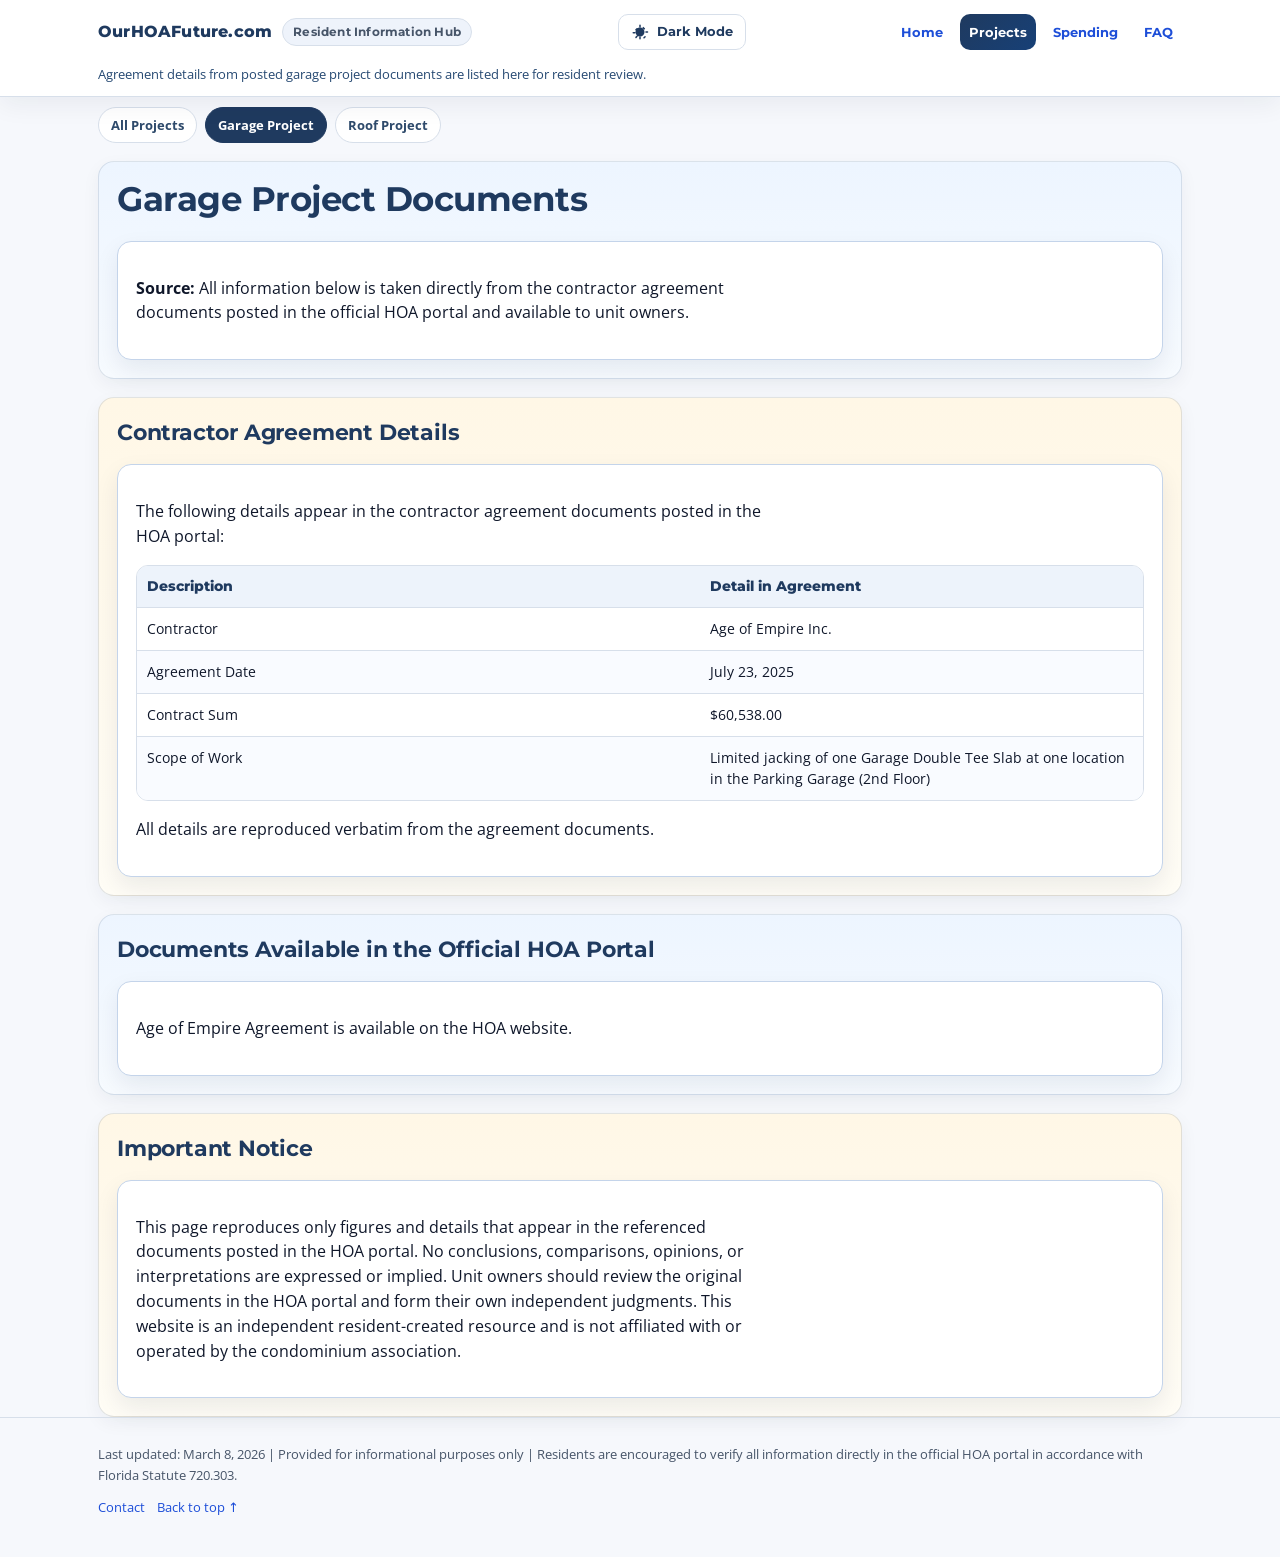
<file: garage-project.html>
<!doctype html>
<html lang="en">
<head>
  <meta charset="utf-8" />
  <meta name="viewport" content="width=device-width, initial-scale=1" />
  <title>Garage Project Documents | Our HOA Future</title>
  <meta name="description" content="Garage project agreement details reproduced from documents posted in the HOA portal." />
  <link rel="stylesheet" href="assets/css/site.css" />
  <style>
    .garage-records-table {
      table-layout: fixed;
    }
    .garage-records-table th:first-child,
    .garage-records-table td:first-child {
      width: 56%;
    }
    .garage-records-table th:last-child,
    .garage-records-table td:last-child {
      width: 44%;
    }
  </style>
</head>
<body id="top">
<header>
  <div class="wrap">
    <div class="topbar">
      <div class="brand">
        OurHOAFuture.com
        <span class="badge">Resident Information Hub</span>
      </div>
      <nav>
        <a href="index.html">Home</a>
        <a class="active" href="pages/projects.html">Projects</a>
        <a href="pages/spending.html">Spending</a>
        <a href="pages/faq.html">FAQ</a>
      </nav>
    </div>
    <div class="context-ribbon">Agreement details from posted garage project documents are listed here for resident review.</div>
  </div>
</header>

<main class="wrap">
  <div class="project-subnav" aria-label="Project pages">
    <a href="pages/projects.html">All Projects</a>
    <a class="active" href="garage-project.html">Garage Project</a>
    <a href="pages/roof-project.html">Roof Project</a>
  </div>

  <section>
    <div class="section-title">
      <h1>Garage Project Documents</h1>
    </div>
    <div class="card">
      <p><strong>Source:</strong> All information below is taken directly from the contractor agreement documents posted in the official HOA portal and available to unit owners.</p>
    </div>
  </section>

  <section>
    <div class="section-title">
      <h2>Contractor Agreement Details</h2>
    </div>
    <div class="card table-wrap">
      <p>The following details appear in the contractor agreement documents posted in the HOA portal:</p>
      <table class="garage-records-table">
        <thead>
          <tr><th>Description</th><th>Detail in Agreement</th></tr>
        </thead>
        <tbody>
          <tr><td>Contractor</td><td>Age of Empire Inc.</td></tr>
          <tr><td>Agreement Date</td><td>July 23, 2025</td></tr>
          <tr><td>Contract Sum</td><td>$60,538.00</td></tr>
          <tr><td>Scope of Work</td><td>Limited jacking of one Garage Double Tee Slab at one location in the Parking Garage (2nd Floor)</td></tr>
        </tbody>
      </table>
      <p>All details are reproduced verbatim from the agreement documents.</p>
    </div>
  </section>

  <section>
    <div class="section-title">
      <h2>Documents Available in the Official HOA Portal</h2>
    </div>
    <div class="card">
      <p>Age of Empire Agreement is available on the HOA website.</p>
    </div>
  </section>

  <section>
    <div class="section-title">
      <h2>Important Notice</h2>
    </div>
    <div class="card">
      <p>This page reproduces only figures and details that appear in the referenced documents posted in the HOA portal. No conclusions, comparisons, opinions, or interpretations are expressed or implied. Unit owners should review the original documents in the HOA portal and form their own independent judgments. This website is an independent resident-created resource and is not affiliated with or operated by the condominium association.</p>
    </div>
  </section>
</main>

<footer>
  <div class="wrap">
    <div class="footer-row">
      <div>Last updated: March 8, 2026 | Provided for informational purposes only | Residents are encouraged to verify all information directly in the official HOA portal in accordance with Florida Statute 720.303.</div>
      <div class="footer-links">
        <a href="pages/contact.html">Contact</a>
        <a href="#top">Back to top &uarr;</a>
      </div>
    </div>
  </div>
  <script src="assets/js/site.js"></script>
</footer>
</body>
</html>
</file>
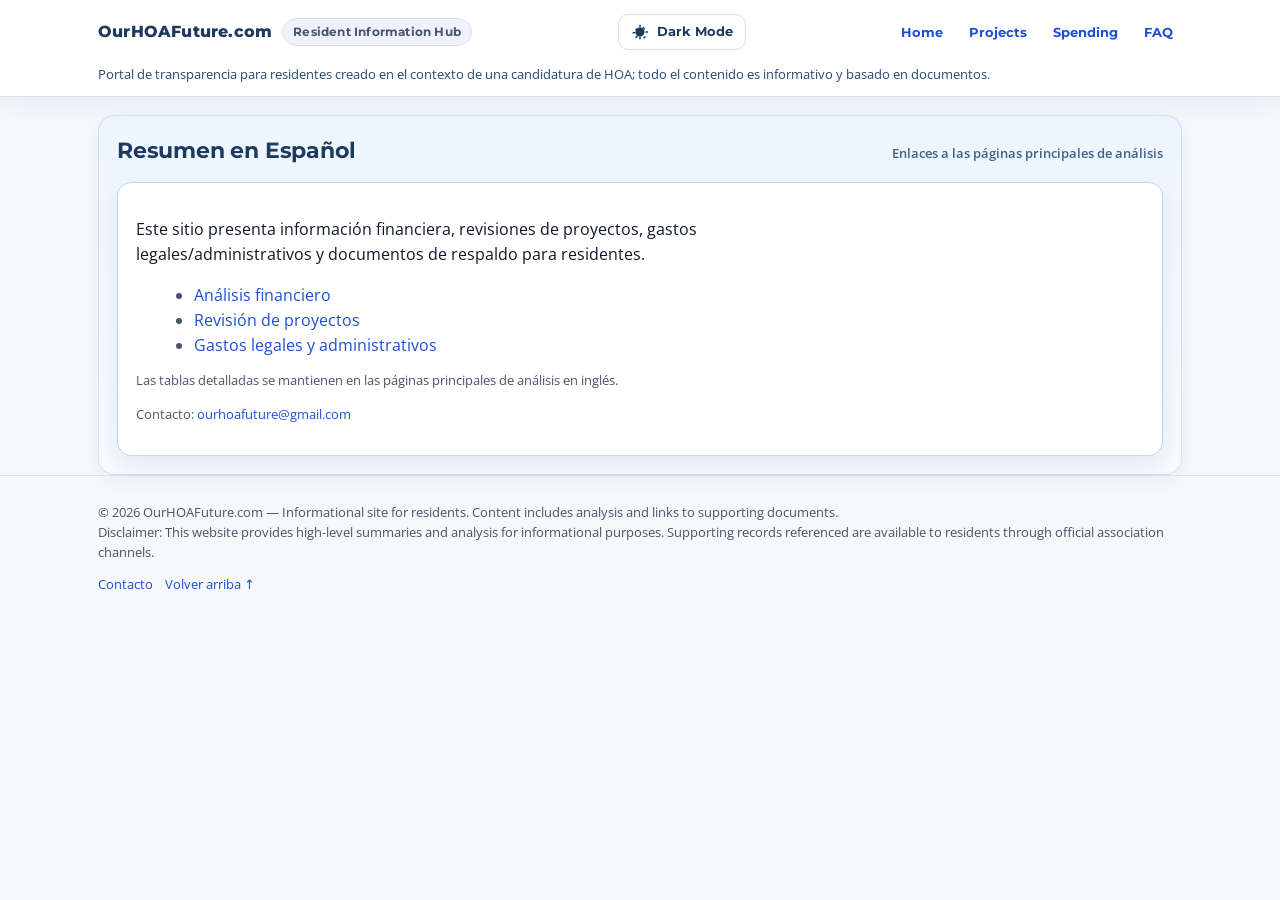
<file: pages/espanol.html>
<!doctype html>
<html lang="es">
<head>
  <meta charset="utf-8" />
  <meta name="viewport" content="width=device-width, initial-scale=1" />
  <title>Espa&ntilde;ol | OurHOAFuture.com</title>
  <meta name="description" content="Resumen en español del contenido principal del sitio." />
  <link rel="stylesheet" href="../assets/css/site.css" />
</head>
<body id="top">
<header>
  <div class="wrap">
    <div class="topbar">
      <div class="brand">
        OurHOAFuture.com
        <span class="badge">Resident Information Hub</span>
      </div>
      <nav>
        <a href="../index.html">Home</a>
        <a href="projects.html">Projects</a>
        <a href="spending.html">Spending</a>
        <a href="faq.html">FAQ</a>
      </nav>
    </div>
    <div class="context-ribbon">Portal de transparencia para residentes creado en el contexto de una candidatura de HOA; todo el contenido es informativo y basado en documentos.</div>
  </div>
</header>

<main class="wrap">
  <section>
    <div class="section-title">
      <h2>Resumen en Espa&ntilde;ol</h2>
      <div class="hint">Enlaces a las p&aacute;ginas principales de an&aacute;lisis</div>
    </div>

    <div class="card">
      <p>
        Este sitio presenta informaci&oacute;n financiera, revisiones de proyectos, gastos legales/administrativos y documentos de respaldo para residentes.
      </p>
      <ul>
        <li><a href="financial.html">An&aacute;lisis financiero</a></li>
        <li><a href="projects.html">Revisi&oacute;n de proyectos</a></li>
        <li><a href="legal.html">Gastos legales y administrativos</a></li>
      </ul>
      <p class="small">Las tablas detalladas se mantienen en las p&aacute;ginas principales de an&aacute;lisis en ingl&eacute;s.</p>
      <p class="small">Contacto: <a href="mailto:ourhoafuture@gmail.com">ourhoafuture@gmail.com</a></p>
    </div>
  </section>
</main>

<footer>
  <div class="wrap">
    <div class="footer-row">
      <div>&copy; <span id="y"></span> OurHOAFuture.com &mdash; Informational site for residents. Content includes analysis and links to supporting documents.<br />Disclaimer: This website provides high-level summaries and analysis for informational purposes. Supporting records referenced are available to residents through official association channels.</div>
      <div class="footer-links">
        <a href="contact.html">Contacto</a>
        <a href="#top">Volver arriba &uarr;</a>
      </div>
    </div>
  </div>
  <script src="../assets/js/site.js"></script>
  <script>
    document.getElementById("y").textContent = new Date().getFullYear();
  </script>
</footer>
</body>
</html>
</file>
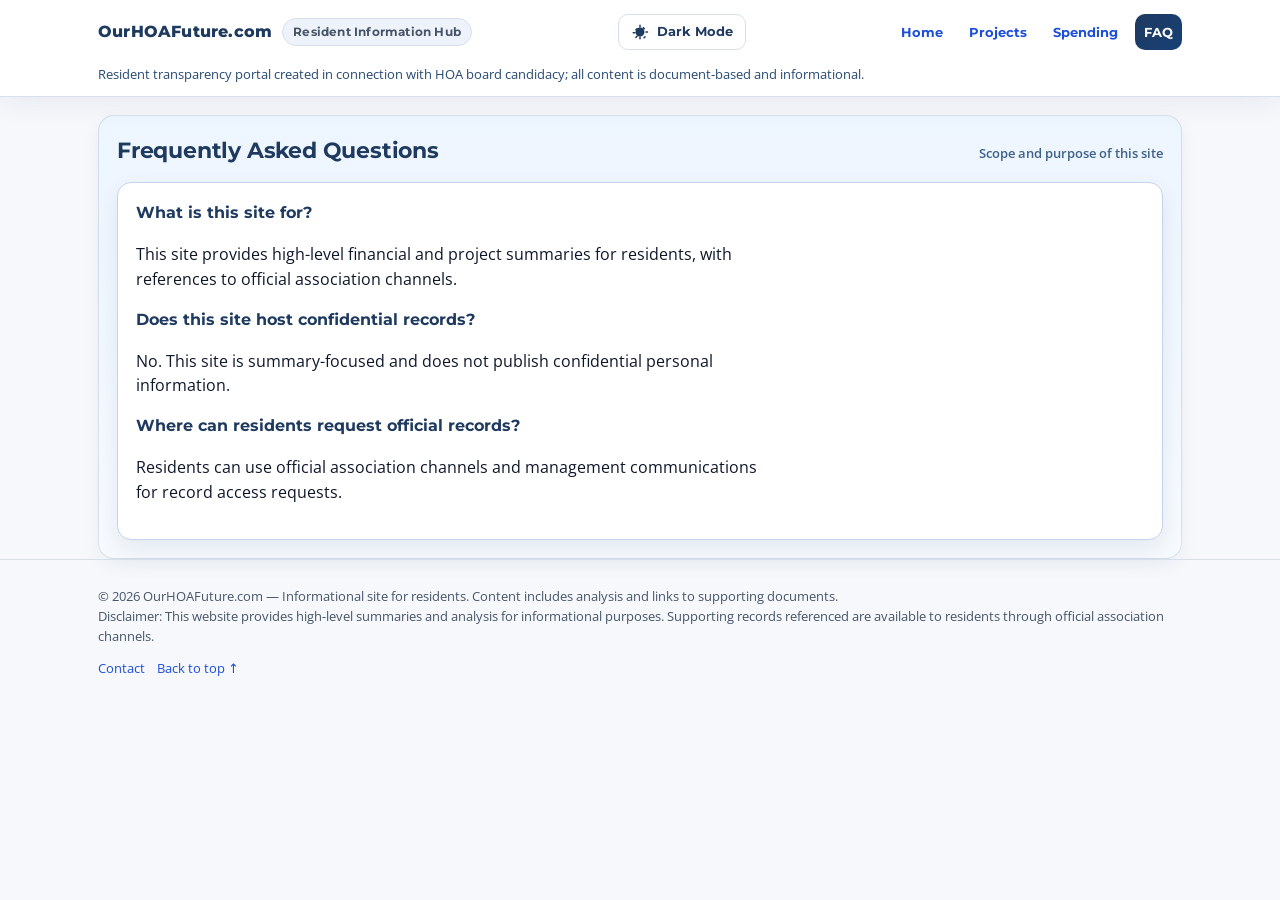
<file: pages/faq.html>
<!doctype html>
<html lang="en">
<head>
  <meta charset="utf-8" />
  <meta name="viewport" content="width=device-width, initial-scale=1" />
  <title>FAQ | OurHOAFuture.com</title>
  <meta name="description" content="Frequently asked questions about this transparency portal." />
  <link rel="stylesheet" href="../assets/css/site.css" />
</head>
<body id="top">
<header>
  <div class="wrap">
    <div class="topbar">
      <div class="brand">
        OurHOAFuture.com
        <span class="badge">Resident Information Hub</span>
      </div>
      <nav>
        <a href="../index.html">Home</a>
        <a href="projects.html">Projects</a>
        <a href="spending.html">Spending</a>
        <a class="active" href="faq.html">FAQ</a>
      </nav>
    </div>
    <div class="context-ribbon">Resident transparency portal created in connection with HOA board candidacy; all content is document-based and informational.</div>
  </div>
</header>

<main class="wrap">
  <section class="panel">
    <div class="section-title">
      <h2>Frequently Asked Questions</h2>
      <div class="hint">Scope and purpose of this site</div>
    </div>
    <div class="card">
      <h3>What is this site for?</h3>
      <p>This site provides high-level financial and project summaries for residents, with references to official association channels.</p>

      <h3>Does this site host confidential records?</h3>
      <p>No. This site is summary-focused and does not publish confidential personal information.</p>

      <h3>Where can residents request official records?</h3>
      <p>Residents can use official association channels and management communications for record access requests.</p>
    </div>
  </section>
</main>

<footer>
  <div class="wrap">
    <div class="footer-row">
      <div>&copy; <span id="y"></span> OurHOAFuture.com &mdash; Informational site for residents. Content includes analysis and links to supporting documents.<br />Disclaimer: This website provides high-level summaries and analysis for informational purposes. Supporting records referenced are available to residents through official association channels.</div>
      <div class="footer-links">
        <a href="contact.html">Contact</a>
        <a href="#top">Back to top &uarr;</a>
      </div>
    </div>
  </div>
  <script src="../assets/js/site.js"></script>
  <script>
    document.getElementById("y").textContent = new Date().getFullYear();
  </script>
</footer>
</body>
</html>
</file>
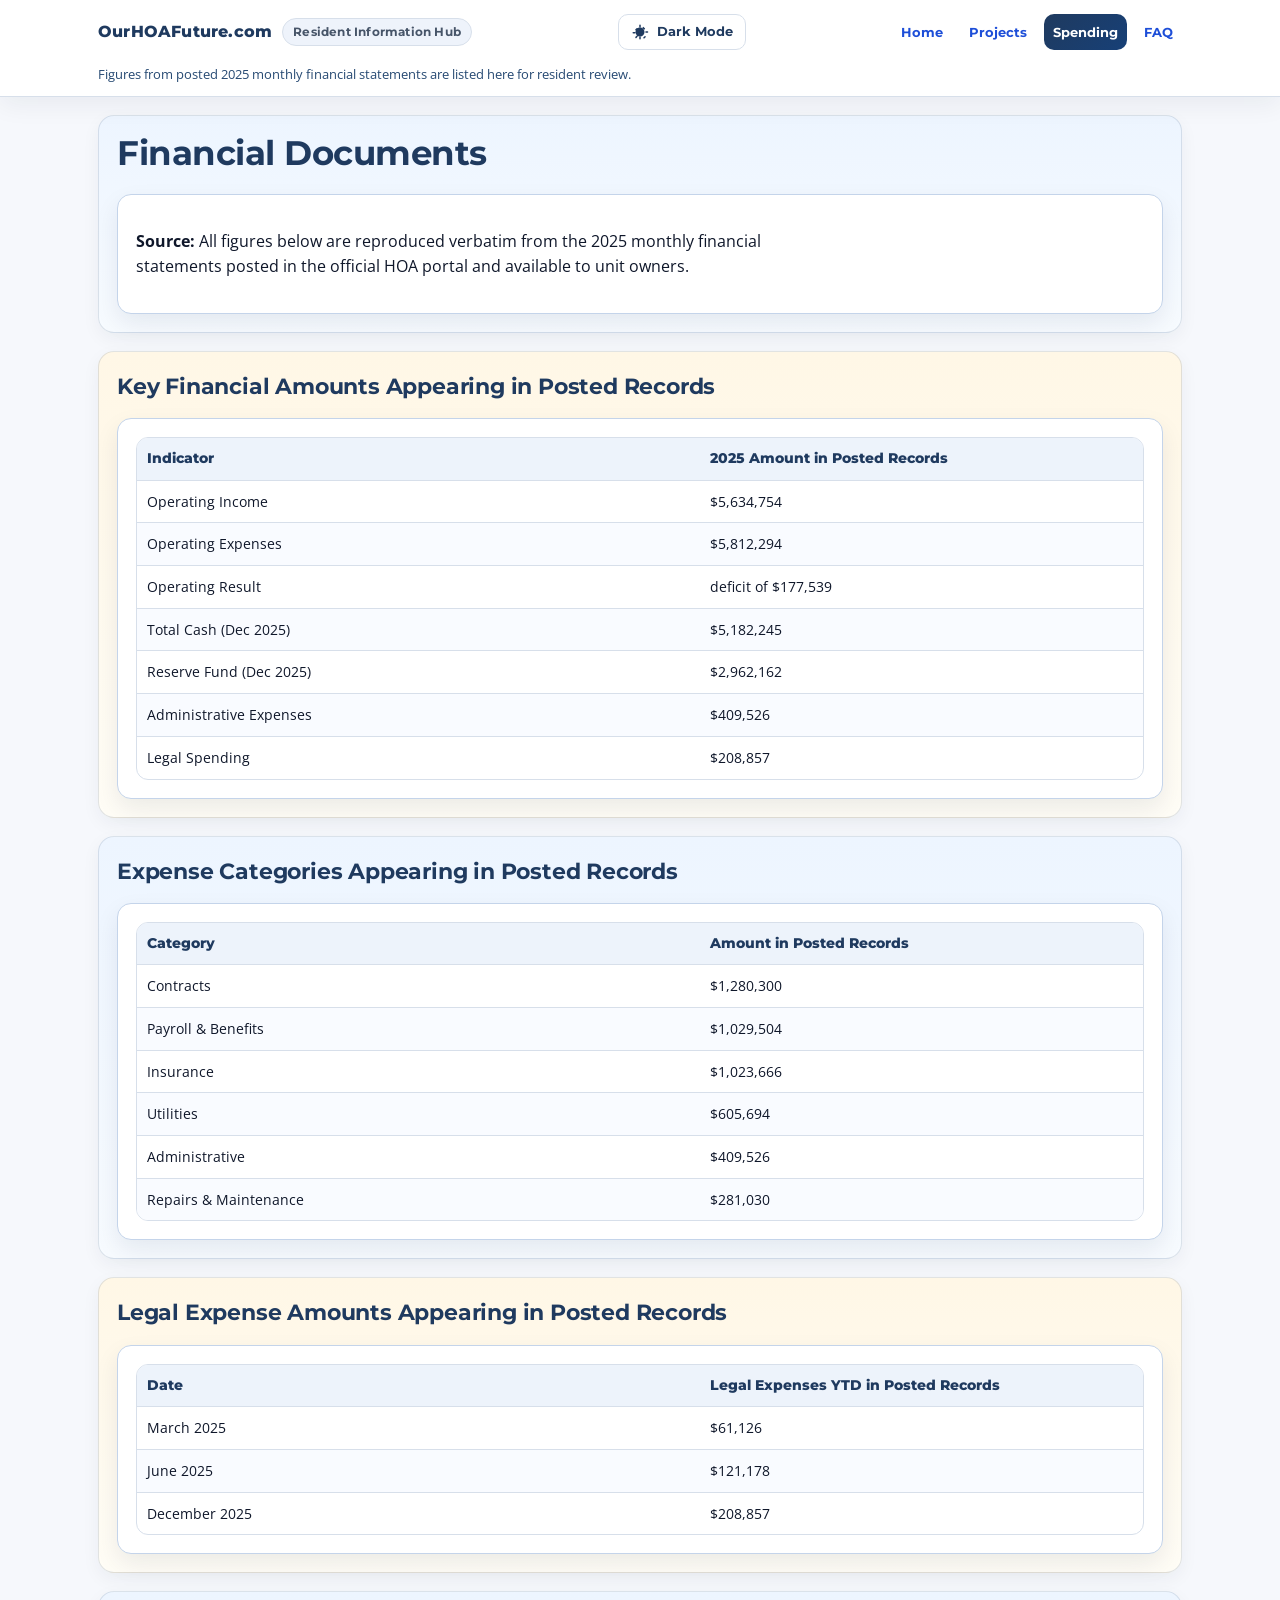
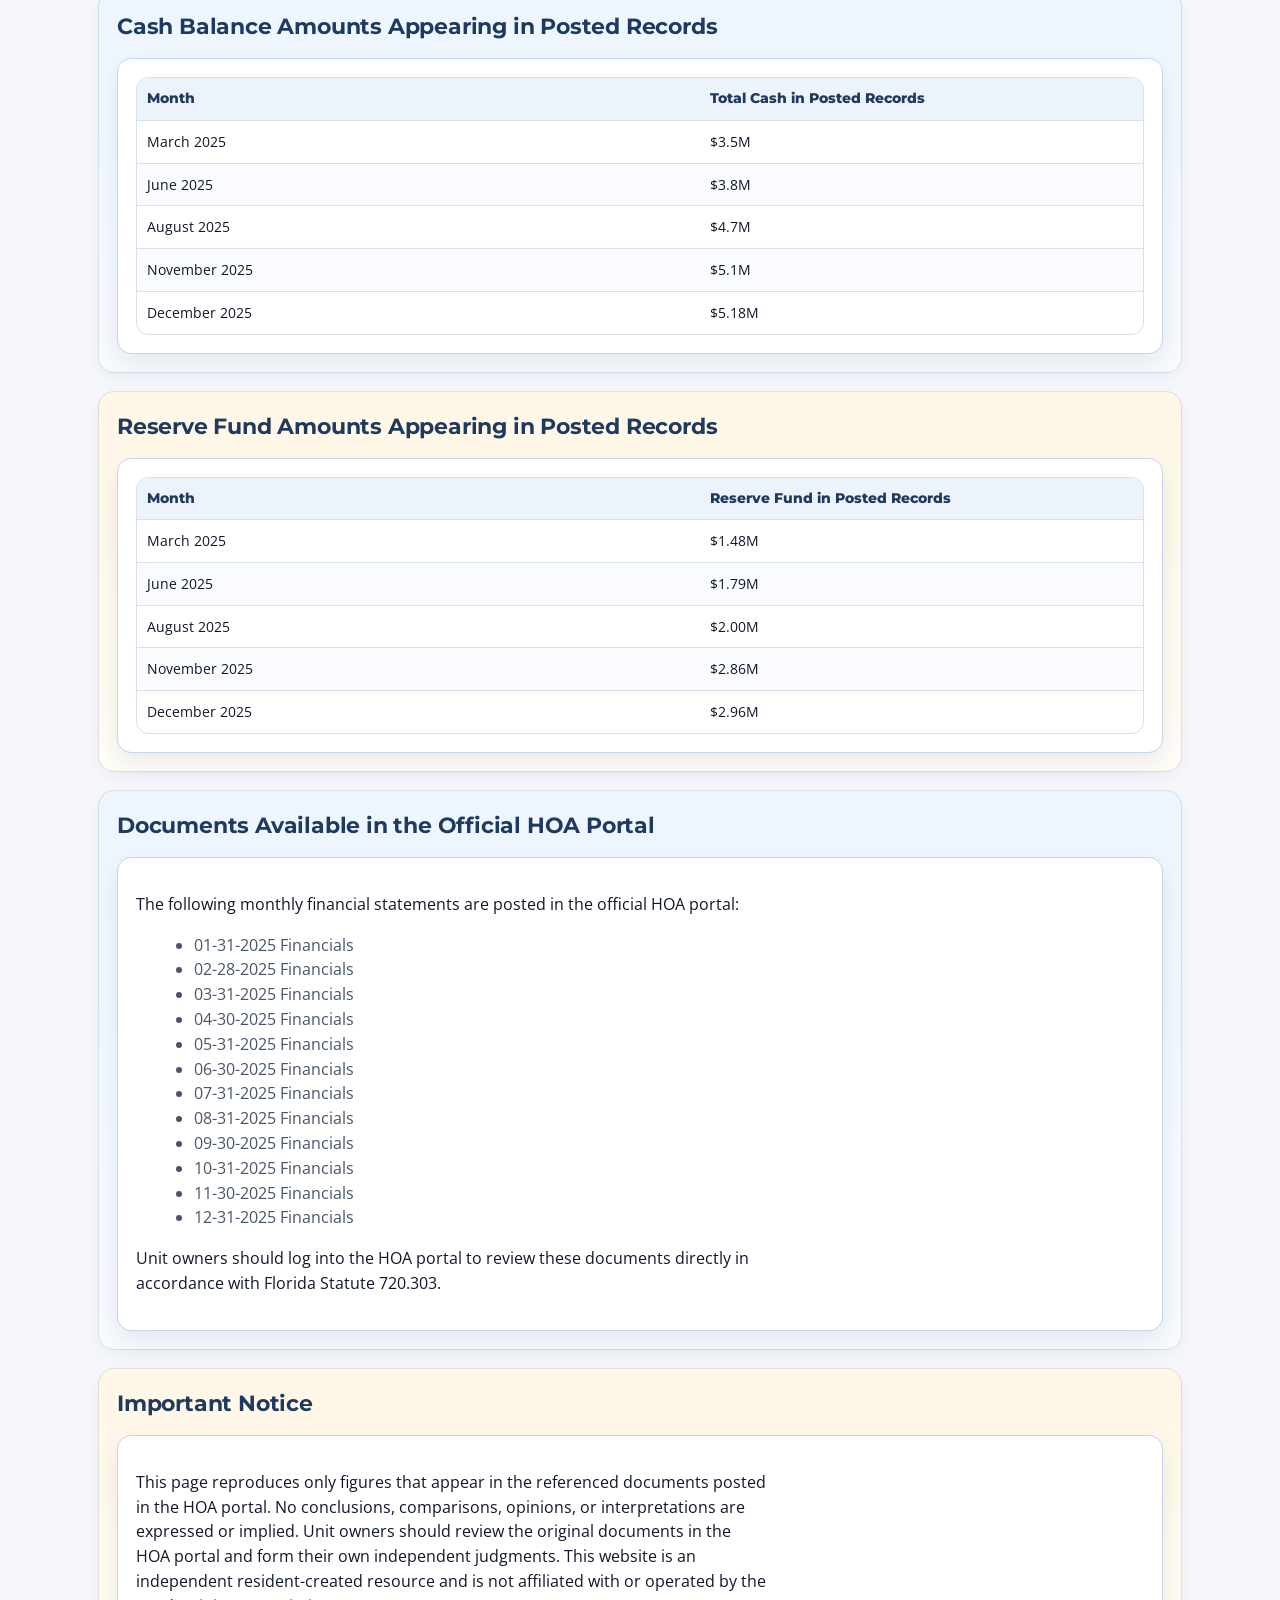
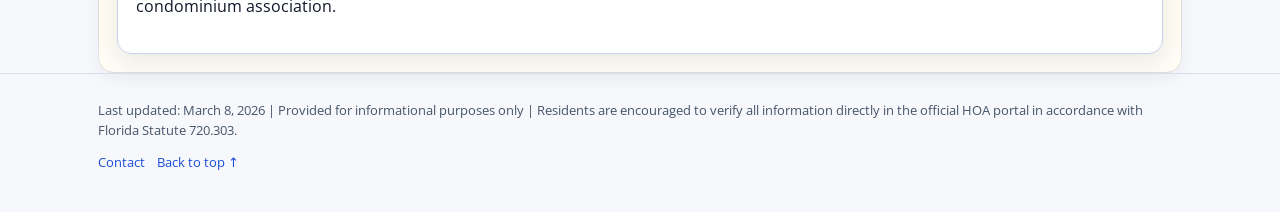
<file: pages/financial.html>
<!doctype html>
<html lang="en">
<head>
  <meta charset="utf-8" />
  <meta name="viewport" content="width=device-width, initial-scale=1" />
  <title>Financial Documents | Our HOA Future</title>
  <meta name="description" content="Financial figures reproduced from posted 2025 monthly financial statements available in the HOA portal." />
  <link rel="stylesheet" href="../assets/css/site.css" />
  <style>
    .financial-records-table {
      table-layout: fixed;
    }
    .financial-records-table th:first-child,
    .financial-records-table td:first-child {
      width: 56%;
    }
    .financial-records-table th:last-child,
    .financial-records-table td:last-child {
      width: 44%;
    }
  </style>
</head>
<body id="top">
<header>
  <div class="wrap">
    <div class="topbar">
      <div class="brand">
        OurHOAFuture.com
        <span class="badge">Resident Information Hub</span>
      </div>
      <nav>
        <a href="../index.html">Home</a>
        <a href="projects.html">Projects</a>
        <a class="active" href="spending.html">Spending</a>
        <a href="faq.html">FAQ</a>
      </nav>
    </div>
    <div class="context-ribbon">Figures from posted 2025 monthly financial statements are listed here for resident review.</div>
  </div>
</header>

<main class="wrap">
  <section>
    <div class="section-title">
      <h1>Financial Documents</h1>
    </div>
    <div class="card">
      <p><strong>Source:</strong> All figures below are reproduced verbatim from the 2025 monthly financial statements posted in the official HOA portal and available to unit owners.</p>
    </div>
  </section>

  <section>
    <div class="section-title">
      <h2>Key Financial Amounts Appearing in Posted Records</h2>
    </div>
    <div class="card table-wrap">
      <table class="financial-records-table">
        <thead>
          <tr><th>Indicator</th><th>2025 Amount in Posted Records</th></tr>
        </thead>
        <tbody>
          <tr><td>Operating Income</td><td>$5,634,754</td></tr>
          <tr><td>Operating Expenses</td><td>$5,812,294</td></tr>
          <tr><td>Operating Result</td><td>deficit of $177,539</td></tr>
          <tr><td>Total Cash (Dec 2025)</td><td>$5,182,245</td></tr>
          <tr><td>Reserve Fund (Dec 2025)</td><td>$2,962,162</td></tr>
          <tr><td>Administrative Expenses</td><td>$409,526</td></tr>
          <tr><td>Legal Spending</td><td>$208,857</td></tr>
        </tbody>
      </table>
    </div>
  </section>

  <section>
    <div class="section-title">
      <h2>Expense Categories Appearing in Posted Records</h2>
    </div>
    <div class="card table-wrap">
      <table class="financial-records-table">
        <thead>
          <tr><th>Category</th><th>Amount in Posted Records</th></tr>
        </thead>
        <tbody>
          <tr><td>Contracts</td><td>$1,280,300</td></tr>
          <tr><td>Payroll &amp; Benefits</td><td>$1,029,504</td></tr>
          <tr><td>Insurance</td><td>$1,023,666</td></tr>
          <tr><td>Utilities</td><td>$605,694</td></tr>
          <tr><td>Administrative</td><td>$409,526</td></tr>
          <tr><td>Repairs &amp; Maintenance</td><td>$281,030</td></tr>
        </tbody>
      </table>
    </div>
  </section>

  <section>
    <div class="section-title">
      <h2>Legal Expense Amounts Appearing in Posted Records</h2>
    </div>
    <div class="card table-wrap">
      <table class="financial-records-table">
        <thead>
          <tr><th>Date</th><th>Legal Expenses YTD in Posted Records</th></tr>
        </thead>
        <tbody>
          <tr><td>March 2025</td><td>$61,126</td></tr>
          <tr><td>June 2025</td><td>$121,178</td></tr>
          <tr><td>December 2025</td><td>$208,857</td></tr>
        </tbody>
      </table>
    </div>
  </section>

  <section>
    <div class="section-title">
      <h2>Cash Balance Amounts Appearing in Posted Records</h2>
    </div>
    <div class="card table-wrap">
      <table class="financial-records-table">
        <thead>
          <tr><th>Month</th><th>Total Cash in Posted Records</th></tr>
        </thead>
        <tbody>
          <tr><td>March 2025</td><td>$3.5M</td></tr>
          <tr><td>June 2025</td><td>$3.8M</td></tr>
          <tr><td>August 2025</td><td>$4.7M</td></tr>
          <tr><td>November 2025</td><td>$5.1M</td></tr>
          <tr><td>December 2025</td><td>$5.18M</td></tr>
        </tbody>
      </table>
    </div>
  </section>

  <section>
    <div class="section-title">
      <h2>Reserve Fund Amounts Appearing in Posted Records</h2>
    </div>
    <div class="card table-wrap">
      <table class="financial-records-table">
        <thead>
          <tr><th>Month</th><th>Reserve Fund in Posted Records</th></tr>
        </thead>
        <tbody>
          <tr><td>March 2025</td><td>$1.48M</td></tr>
          <tr><td>June 2025</td><td>$1.79M</td></tr>
          <tr><td>August 2025</td><td>$2.00M</td></tr>
          <tr><td>November 2025</td><td>$2.86M</td></tr>
          <tr><td>December 2025</td><td>$2.96M</td></tr>
        </tbody>
      </table>
    </div>
  </section>

  <section>
    <div class="section-title">
      <h2>Documents Available in the Official HOA Portal</h2>
    </div>
    <div class="card">
      <p>The following monthly financial statements are posted in the official HOA portal:</p>
      <ul>
        <li>01-31-2025 Financials</li>
        <li>02-28-2025 Financials</li>
        <li>03-31-2025 Financials</li>
        <li>04-30-2025 Financials</li>
        <li>05-31-2025 Financials</li>
        <li>06-30-2025 Financials</li>
        <li>07-31-2025 Financials</li>
        <li>08-31-2025 Financials</li>
        <li>09-30-2025 Financials</li>
        <li>10-31-2025 Financials</li>
        <li>11-30-2025 Financials</li>
        <li>12-31-2025 Financials</li>
      </ul>
      <p>Unit owners should log into the HOA portal to review these documents directly in accordance with Florida Statute 720.303.</p>
    </div>
  </section>

  <section>
    <div class="section-title">
      <h2>Important Notice</h2>
    </div>
    <div class="card">
      <p>This page reproduces only figures that appear in the referenced documents posted in the HOA portal. No conclusions, comparisons, opinions, or interpretations are expressed or implied. Unit owners should review the original documents in the HOA portal and form their own independent judgments. This website is an independent resident-created resource and is not affiliated with or operated by the condominium association.</p>
    </div>
  </section>
</main>

<footer>
  <div class="wrap">
    <div class="footer-row">
      <div>Last updated: March 8, 2026 | Provided for informational purposes only | Residents are encouraged to verify all information directly in the official HOA portal in accordance with Florida Statute 720.303.</div>
      <div class="footer-links">
        <a href="contact.html">Contact</a>
        <a href="#top">Back to top &uarr;</a>
      </div>
    </div>
  </div>
  <script src="../assets/js/site.js"></script>
</footer>
</body>
</html>
</file>
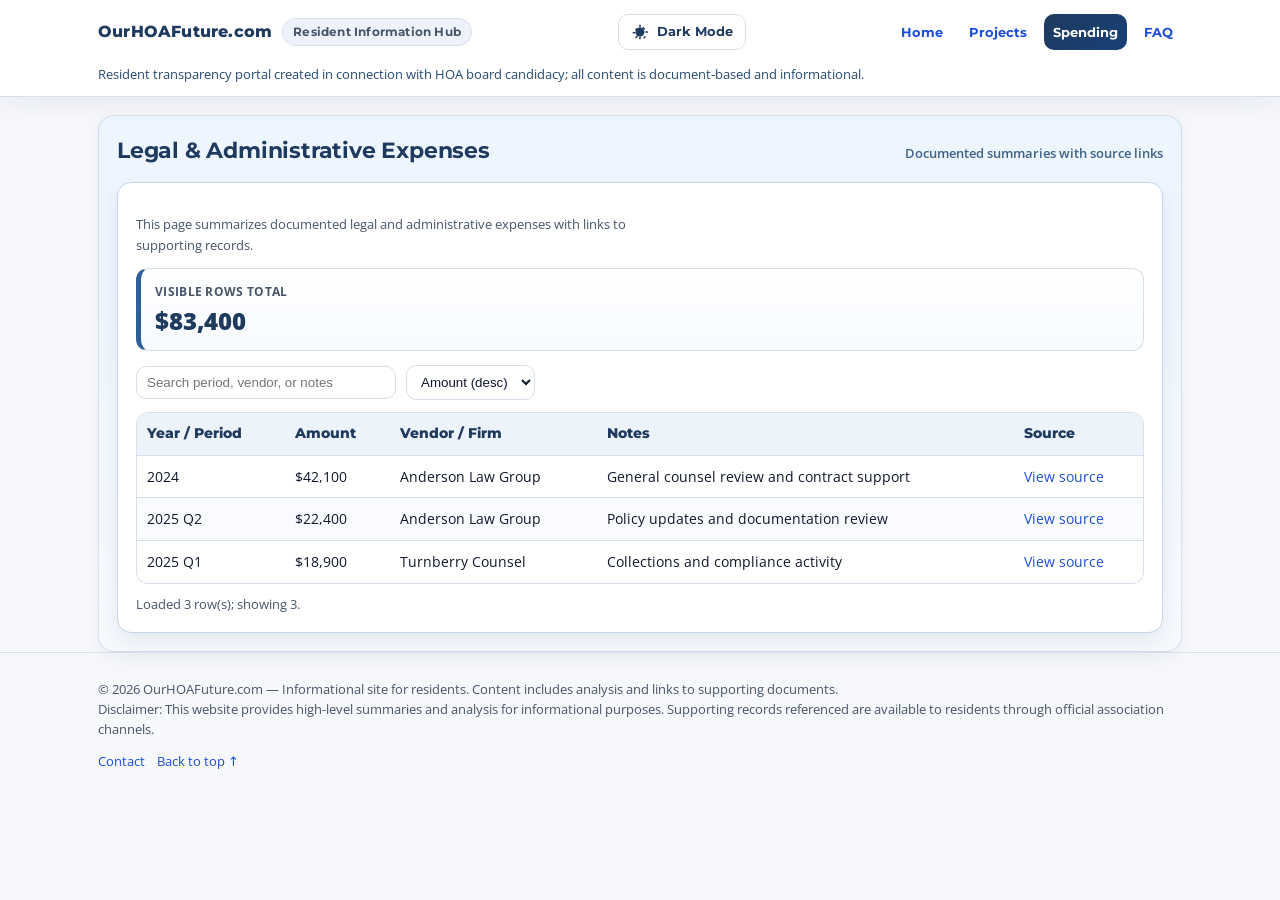
<file: pages/legal.html>
<!doctype html>
<html lang="en">
<head>
  <meta charset="utf-8" />
  <meta name="viewport" content="width=device-width, initial-scale=1" />
  <title>Legal & Administrative Expenses | OurHOAFuture.com</title>
  <meta name="description" content="Legal and administrative expense summaries with supporting references." />
  <link rel="stylesheet" href="../assets/css/site.css" />
</head>
<body id="top">
<header>
  <div class="wrap">
    <div class="topbar">
      <div class="brand">
        OurHOAFuture.com
        <span class="badge">Resident Information Hub</span>
      </div>
      <nav>
        <a href="../index.html">Home</a>
        <a href="projects.html">Projects</a>
        <a class="active" href="spending.html">Spending</a>
        <a href="faq.html">FAQ</a>
      </nav>
    </div>
    <div class="context-ribbon">Resident transparency portal created in connection with HOA board candidacy; all content is document-based and informational.</div>
  </div>
</header>

<main class="wrap">
  <section>
    <div class="section-title">
      <h2>Legal &amp; Administrative Expenses</h2>
      <div class="hint">Documented summaries with source links</div>
    </div>

    <div class="card">
      <p class="small">This page summarizes documented legal and administrative expenses with links to supporting records.</p>
      <div class="summary-card" style="margin-bottom:14px;">
        <div class="summary-label">Visible rows total</div>
        <div class="summary-value" id="legal-total">$0</div>
      </div>

      <div class="toolbar">
        <input id="legal-search" class="search-input" type="search" placeholder="Search period, vendor, or notes" />
        <select id="legal-sort" class="sort-select">
          <option value="amount-desc">Amount (desc)</option>
          <option value="amount-asc">Amount (asc)</option>
        </select>
      </div>

      <div class="table-wrap">
        <table>
          <thead id="legal-head"></thead>
          <tbody id="legal-body">
            <tr><td class="small">Loading data...</td></tr>
          </tbody>
        </table>
      </div>
      <div class="data-status" id="legal-status"></div>
    </div>
  </section>
</main>

<footer>
  <div class="wrap">
    <div class="footer-row">
      <div>&copy; <span id="y"></span> OurHOAFuture.com &mdash; Informational site for residents. Content includes analysis and links to supporting documents.<br />Disclaimer: This website provides high-level summaries and analysis for informational purposes. Supporting records referenced are available to residents through official association channels.</div>
      <div class="footer-links">
        <a href="contact.html">Contact</a>
        <a href="#top">Back to top &uarr;</a>
      </div>
    </div>
  </div>
  <script src="../assets/js/site.js"></script>
  <script>
    document.getElementById("y").textContent = new Date().getFullYear();

    const searchEl = document.getElementById("legal-search");
    const sortEl = document.getElementById("legal-sort");
    const totalEl = document.getElementById("legal-total");
    const headEl = document.getElementById("legal-head");
    const bodyEl = document.getElementById("legal-body");
    const statusEl = document.getElementById("legal-status");

    let rows = [];
    let hasVendor = false;

    function renderHeader() {
      const cols = ["Year / Period", "Amount"];
      if (hasVendor) cols.push("Vendor / Firm");
      cols.push("Notes", "Source");
      headEl.innerHTML = `<tr>${cols.map((c) => `<th>${c}</th>`).join("")}</tr>`;
    }

    function visibleRows() {
      let visible = SiteUtils.filterRows(rows, searchEl.value, ["period", "year_or_period", "vendor_or_firm", "notes"]);
      visible = SiteUtils.sortRows(visible, sortEl.value, {
        "amount-desc": (a, b) => (SiteUtils.toNumber(b.amount) ?? Number.NEGATIVE_INFINITY) - (SiteUtils.toNumber(a.amount) ?? Number.NEGATIVE_INFINITY),
        "amount-asc": (a, b) => (SiteUtils.toNumber(a.amount) ?? Number.POSITIVE_INFINITY) - (SiteUtils.toNumber(b.amount) ?? Number.POSITIVE_INFINITY)
      });
      return visible;
    }

    function renderTable() {
      const visible = visibleRows();
      if (!visible.length) {
        bodyEl.innerHTML = `<tr><td colspan="${headEl.querySelectorAll("th").length}" class="small">No rows match the current search/filter.</td></tr>`;
        totalEl.textContent = "$0";
        statusEl.textContent = `Loaded ${rows.length} row(s); showing 0.`;
        return;
      }

      bodyEl.innerHTML = "";
      let total = 0;
      visible.forEach((r) => {
        const amountNum = SiteUtils.toNumber(r.amount);
        if (amountNum !== null) total += amountNum;
        const safe = SiteUtils.safeLink(r.source_url);
        const period = r.period || r.year_or_period || "-";

        const cells = [
          `<td>${period}</td>`,
          `<td>${SiteUtils.formatCurrency(r.amount)}</td>`
        ];

        if (hasVendor) {
          cells.push(`<td>${r.vendor_or_firm || "-"}</td>`);
        }

        cells.push(`<td>${r.notes || "-"}</td>`);
        cells.push(`<td>${safe ? `<a href="${safe}" target="_blank" rel="noopener">View source</a>` : "-"}</td>`);

        const tr = document.createElement("tr");
        tr.innerHTML = cells.join("");
        bodyEl.appendChild(tr);
      });

      totalEl.textContent = SiteUtils.formatCurrency(total);
      statusEl.textContent = `Loaded ${rows.length} row(s); showing ${visible.length}.`;
    }

    function rerender() {
      renderTable();
    }

    searchEl.addEventListener("input", rerender);
    sortEl.addEventListener("change", rerender);

    SiteUtils.loadCSV("../data/legal_expenses.csv")
      .then((loaded) => {
        rows = loaded;
        hasVendor = rows.some((r) => Object.prototype.hasOwnProperty.call(r, "vendor_or_firm"));
        renderHeader();
        renderTable();
      })
      .catch((err) => {
        headEl.innerHTML = "<tr><th>Status</th></tr>";
        bodyEl.innerHTML = `<tr><td class="small">Unable to load legal expenses data: ${err.message}</td></tr>`;
        statusEl.textContent = "Could not load legal CSV.";
      });
  </script>
</footer>
</body>
</html>
</file>
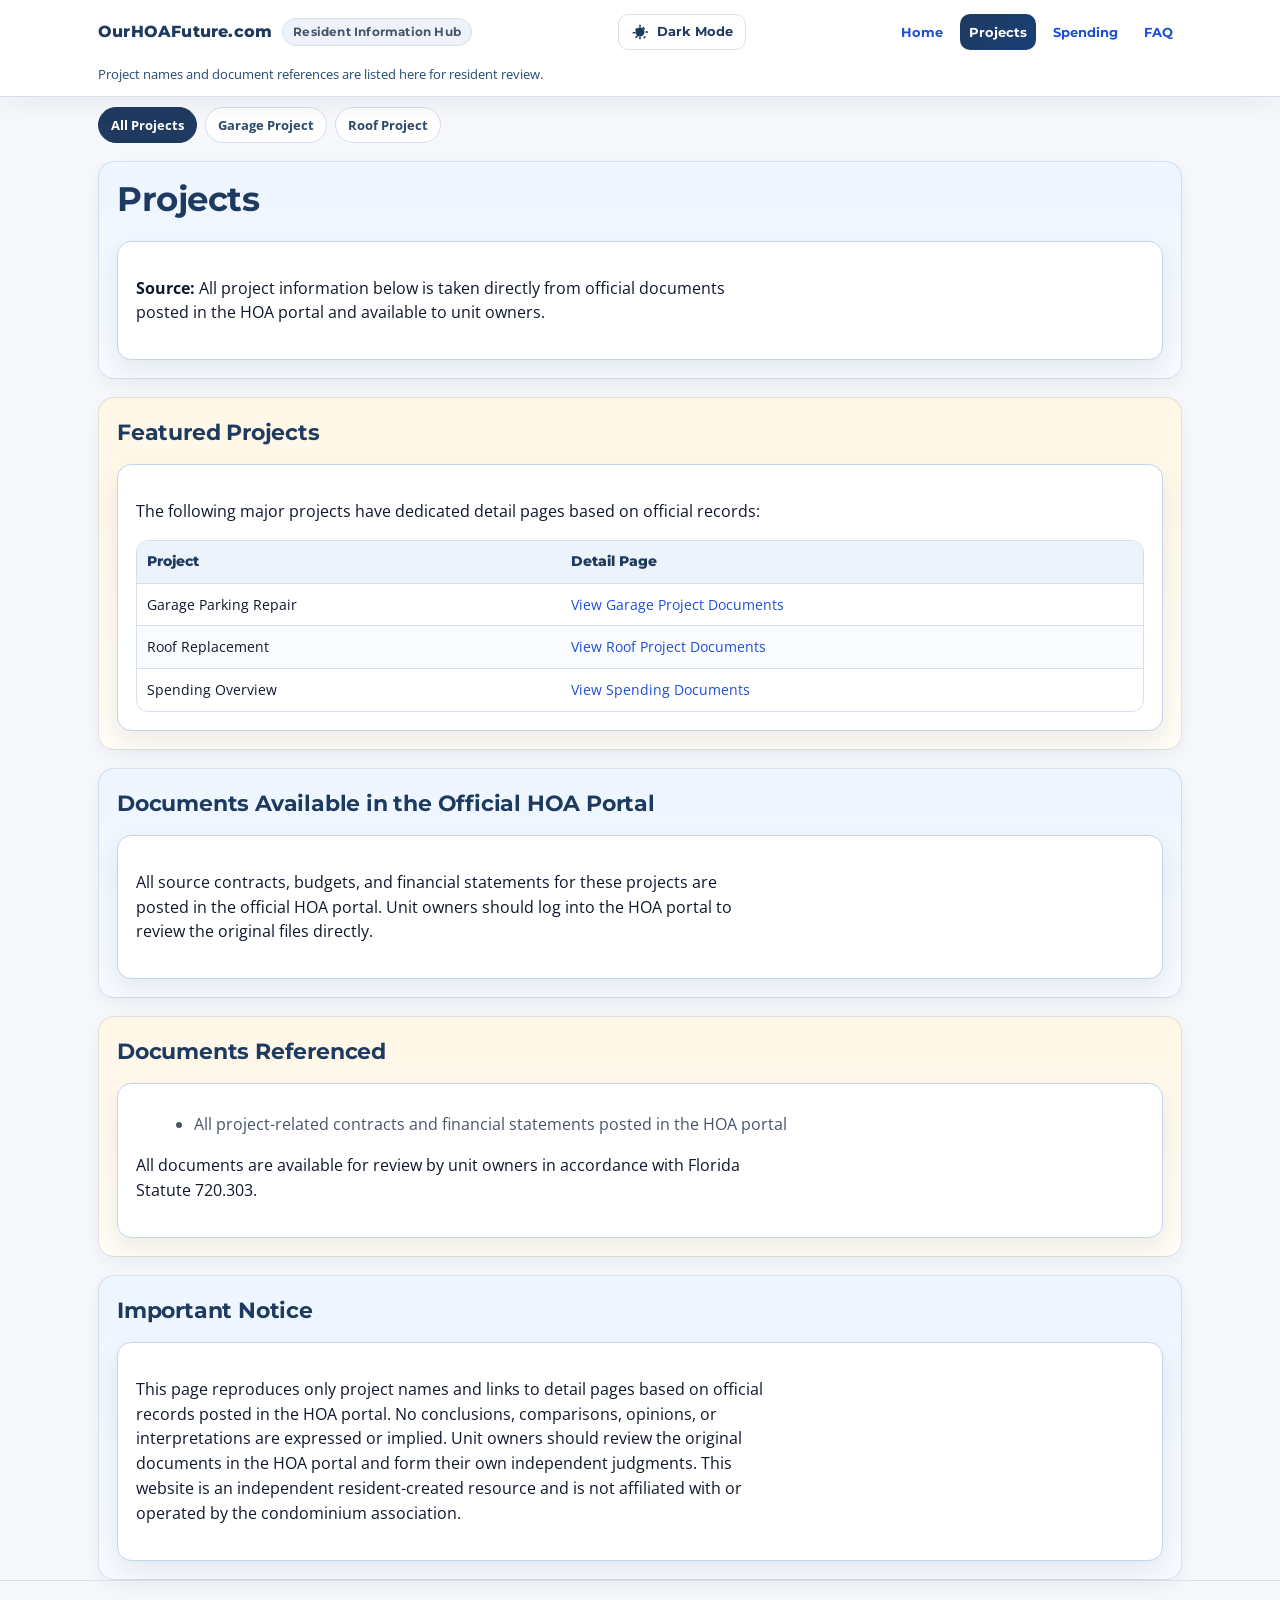
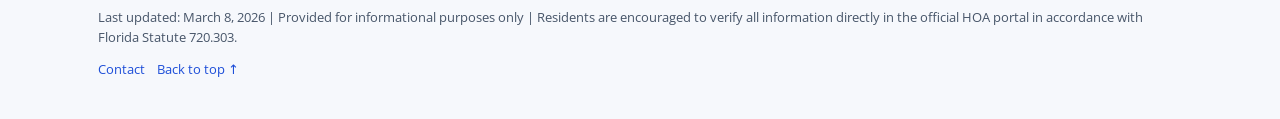
<file: pages/projects.html>
<!doctype html>
<html lang="en">
<head>
  <meta charset="utf-8" />
  <meta name="viewport" content="width=device-width, initial-scale=1" />
  <title>Projects | Our HOA Future</title>
  <meta name="description" content="Project links and source notice for HOA portal records." />
  <link rel="stylesheet" href="../assets/css/site.css" />
</head>
<body id="top">
<header>
  <div class="wrap">
    <div class="topbar">
      <div class="brand">
        OurHOAFuture.com
        <span class="badge">Resident Information Hub</span>
      </div>
      <nav>
        <a href="../index.html">Home</a>
        <a class="active" href="projects.html">Projects</a>
        <a href="spending.html">Spending</a>
        <a href="faq.html">FAQ</a>
      </nav>
    </div>
    <div class="context-ribbon">Project names and document references are listed here for resident review.</div>
  </div>
</header>

<main class="wrap">
  <div class="project-subnav" aria-label="Project pages">
    <a class="active" href="projects.html">All Projects</a>
    <a href="../garage-project.html">Garage Project</a>
    <a href="roof-project.html">Roof Project</a>
  </div>

  <section>
    <div class="section-title">
      <h1>Projects</h1>
    </div>
    <div class="card">
      <p><strong>Source:</strong> All project information below is taken directly from official documents posted in the HOA portal and available to unit owners.</p>
    </div>
  </section>

  <section>
    <div class="section-title">
      <h2>Featured Projects</h2>
    </div>
    <div class="card table-wrap">
      <p>The following major projects have dedicated detail pages based on official records:</p>
      <table>
        <thead>
          <tr><th>Project</th><th>Detail Page</th></tr>
        </thead>
        <tbody>
          <tr><td>Garage Parking Repair</td><td><a href="../garage-project.html">View Garage Project Documents</a></td></tr>
          <tr><td>Roof Replacement</td><td><a href="roof-project.html">View Roof Project Documents</a></td></tr>
          <tr><td>Spending Overview</td><td><a href="spending.html">View Spending Documents</a></td></tr>
        </tbody>
      </table>
    </div>
  </section>

  <section>
    <div class="section-title">
      <h2>Documents Available in the Official HOA Portal</h2>
    </div>
    <div class="card">
      <p>All source contracts, budgets, and financial statements for these projects are posted in the official HOA portal. Unit owners should log into the HOA portal to review the original files directly.</p>
    </div>
  </section>

  <section>
    <div class="section-title">
      <h2>Documents Referenced</h2>
    </div>
    <div class="card">
      <ul>
        <li>All project-related contracts and financial statements posted in the HOA portal</li>
      </ul>
      <p>All documents are available for review by unit owners in accordance with Florida Statute 720.303.</p>
    </div>
  </section>

  <section>
    <div class="section-title">
      <h2>Important Notice</h2>
    </div>
    <div class="card">
      <p>This page reproduces only project names and links to detail pages based on official records posted in the HOA portal. No conclusions, comparisons, opinions, or interpretations are expressed or implied. Unit owners should review the original documents in the HOA portal and form their own independent judgments. This website is an independent resident-created resource and is not affiliated with or operated by the condominium association.</p>
    </div>
  </section>
</main>

<footer>
  <div class="wrap">
    <div class="footer-row">
      <div>Last updated: March 8, 2026 | Provided for informational purposes only | Residents are encouraged to verify all information directly in the official HOA portal in accordance with Florida Statute 720.303.</div>
      <div class="footer-links">
        <a href="contact.html">Contact</a>
        <a href="#top">Back to top &uarr;</a>
      </div>
    </div>
  </div>
  <script src="../assets/js/site.js"></script>
</footer>
</body>
</html>
</file>
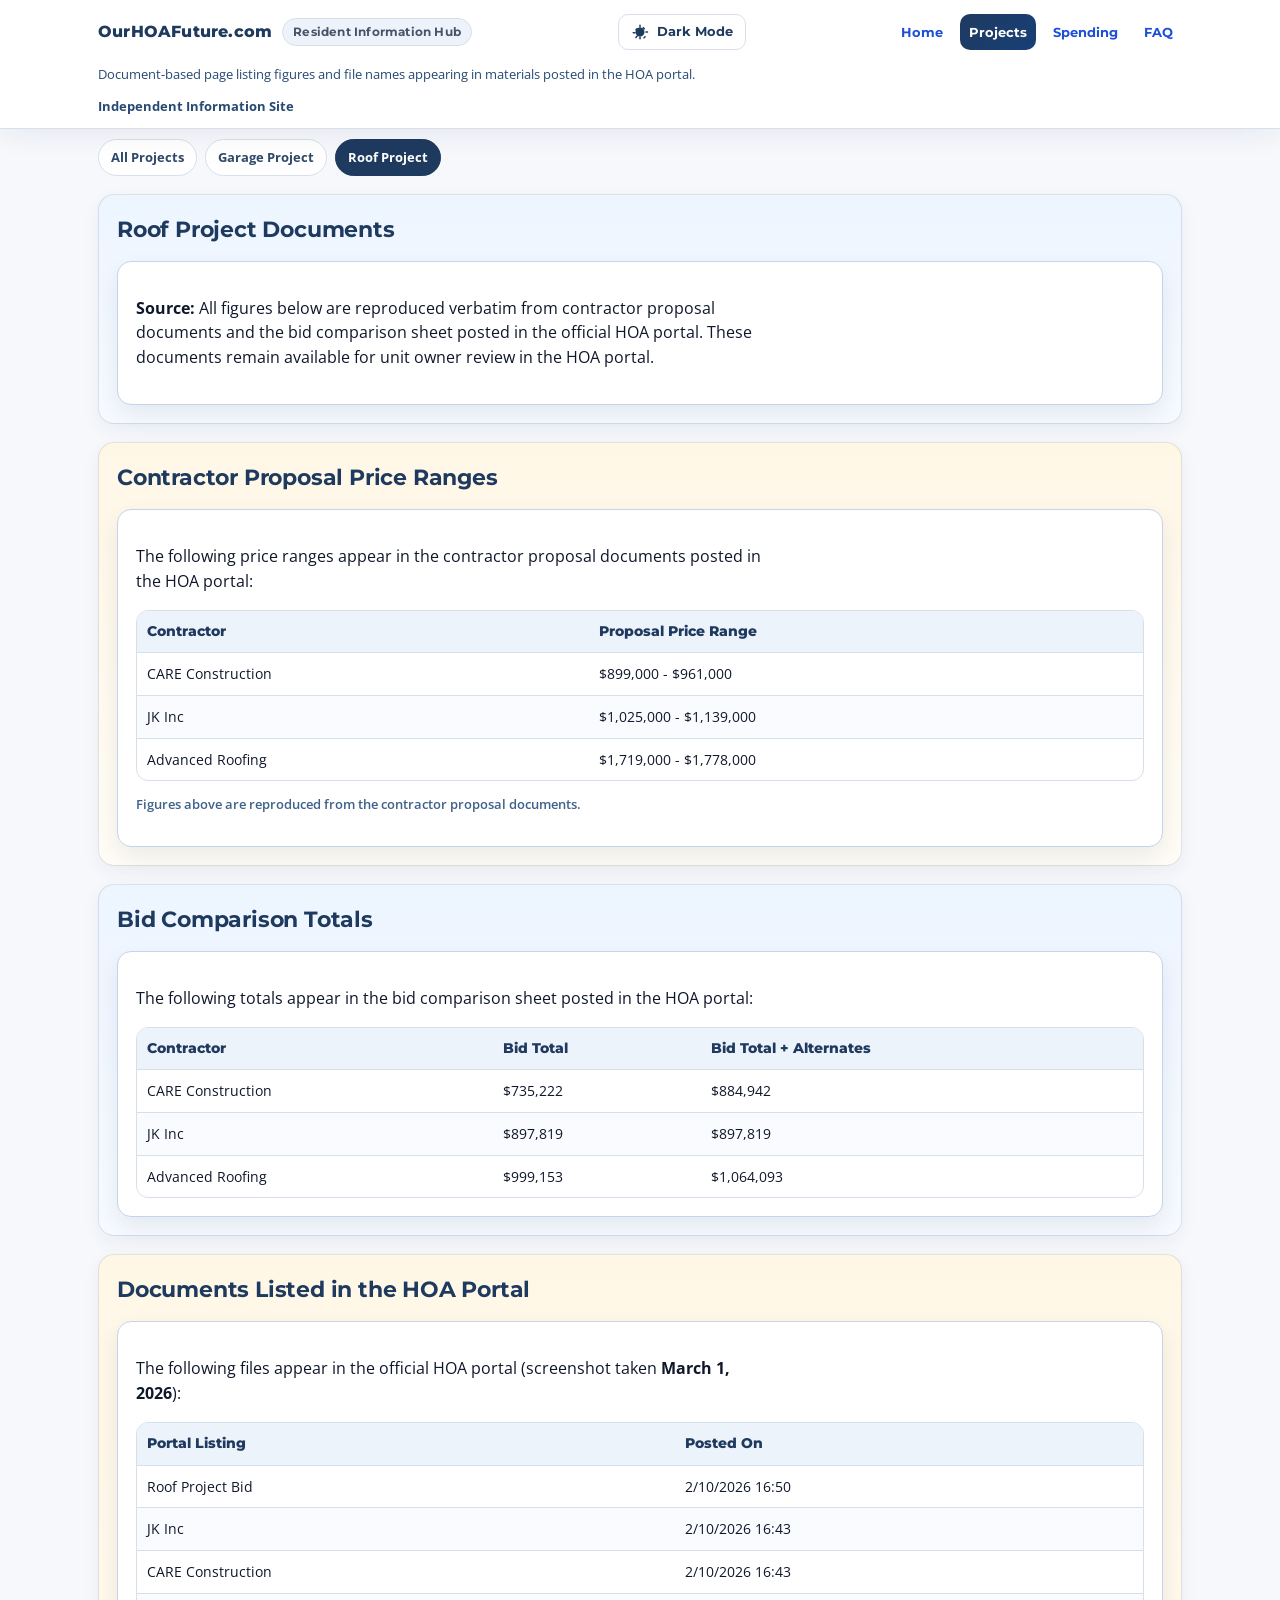
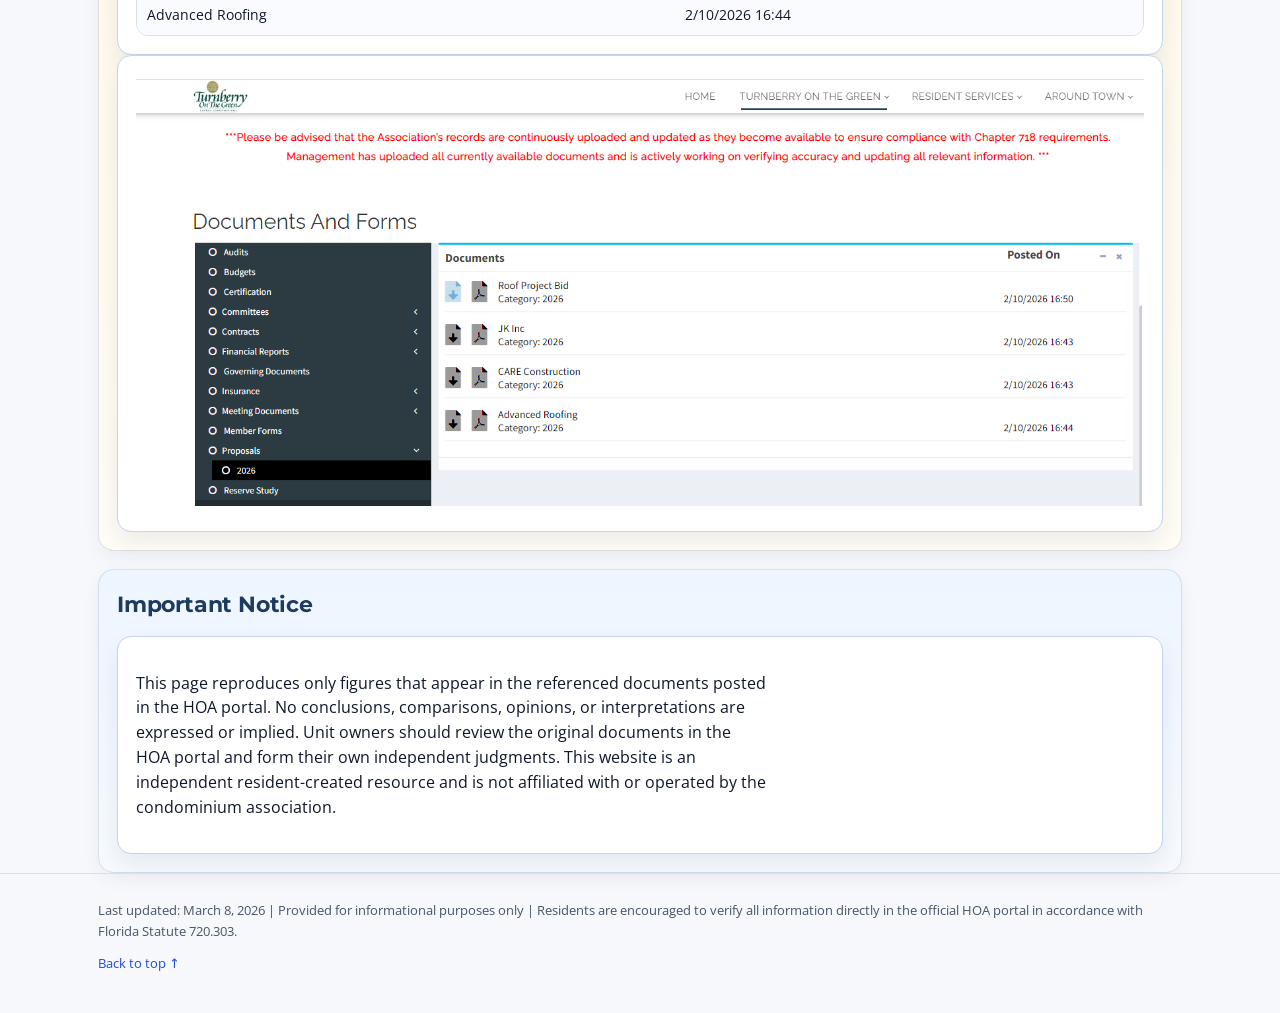
<file: pages/roof-project.html>
<!doctype html>
<html lang="en">
<head>
  <meta charset="utf-8" />
  <meta name="viewport" content="width=device-width, initial-scale=1" />
  <title>Roof Project Documents | OurHOAFuture.com</title>
  <meta name="description" content="Roof project document figures and file listings reproduced from materials posted in the HOA portal." />
  <link rel="stylesheet" href="../assets/css/site.css" />
</head>
<body id="top">
<header>
  <div class="wrap">
    <div class="topbar">
      <div class="brand">
        OurHOAFuture.com
        <span class="badge">Resident Information Hub</span>
      </div>
      <nav>
        <a href="../index.html">Home</a>
        <a class="active" href="projects.html">Projects</a>
        <a href="spending.html">Spending</a>
        <a href="faq.html">FAQ</a>
      </nav>
    </div>
    <div class="context-ribbon">Document-based page listing figures and file names appearing in materials posted in the HOA portal.</div>
    <div class="context-ribbon"><strong>Independent Information Site</strong></div>
  </div>
</header>

<main class="wrap">
  <div class="project-subnav" aria-label="Project pages">
    <a href="projects.html">All Projects</a>
    <a href="../garage-project.html">Garage Project</a>
    <a class="active" href="roof-project.html">Roof Project</a>
  </div>

  <section>
    <div class="section-title">
      <h2>Roof Project Documents</h2>
    </div>
    <div class="card">
      <p><strong>Source:</strong> All figures below are reproduced verbatim from contractor proposal documents and the bid comparison sheet posted in the official HOA portal. These documents remain available for unit owner review in the HOA portal.</p>
    </div>
  </section>

  <section>
    <div class="section-title">
      <h2>Contractor Proposal Price Ranges</h2>
    </div>
    <div class="card table-wrap">
      <p>The following price ranges appear in the contractor proposal documents posted in the HOA portal:</p>
      <table>
        <thead>
          <tr>
            <th>Contractor</th>
            <th>Proposal Price Range</th>
          </tr>
        </thead>
        <tbody>
          <tr><td>CARE Construction</td><td>$899,000 - $961,000</td></tr>
          <tr><td>JK Inc</td><td>$1,025,000 - $1,139,000</td></tr>
          <tr><td>Advanced Roofing</td><td>$1,719,000 - $1,778,000</td></tr>
        </tbody>
      </table>
      <p class="hint">Figures above are reproduced from the contractor proposal documents.</p>
    </div>
  </section>

  <section>
    <div class="section-title">
      <h2>Bid Comparison Totals</h2>
    </div>
    <div class="card table-wrap">
      <p>The following totals appear in the bid comparison sheet posted in the HOA portal:</p>
      <table>
        <thead>
          <tr>
            <th>Contractor</th>
            <th>Bid Total</th>
            <th>Bid Total + Alternates</th>
          </tr>
        </thead>
        <tbody>
          <tr><td>CARE Construction</td><td>$735,222</td><td>$884,942</td></tr>
          <tr><td>JK Inc</td><td>$897,819</td><td>$897,819</td></tr>
          <tr><td>Advanced Roofing</td><td>$999,153</td><td>$1,064,093</td></tr>
        </tbody>
      </table>
    </div>
  </section>

  <section>
    <div class="section-title">
      <h2>Documents Listed in the HOA Portal</h2>
    </div>
    <div class="card table-wrap" style="margin-top:14px;">
      <p>The following files appear in the official HOA portal (screenshot taken <strong>March 1, 2026</strong>):</p>
      <table>
        <thead>
          <tr>
            <th>Portal Listing</th>
            <th>Posted On</th>
          </tr>
        </thead>
        <tbody>
          <tr><td>Roof Project Bid</td><td>2/10/2026 16:50</td></tr>
          <tr><td>JK Inc</td><td>2/10/2026 16:43</td></tr>
          <tr><td>CARE Construction</td><td>2/10/2026 16:43</td></tr>
          <tr><td>Advanced Roofing</td><td>2/10/2026 16:44</td></tr>
        </tbody>
      </table>
    </div>
    <div class="card">
      <img src="../assets/images/roof/roof-files-1.png" alt="Screenshot of roof project documents listed in the official HOA portal (February 10, 2026)" loading="lazy" style="max-width:100%; height:auto;" />
    </div>
  </section>

  <section>
    <div class="section-title">
      <h2>Important Notice</h2>
    </div>
    <div class="card">
      <p>This page reproduces only figures that appear in the referenced documents posted in the HOA portal. No conclusions, comparisons, opinions, or interpretations are expressed or implied. Unit owners should review the original documents in the HOA portal and form their own independent judgments. This website is an independent resident-created resource and is not affiliated with or operated by the condominium association.</p>
    </div>
  </section>
</main>

<footer>
  <div class="wrap">
    <div class="footer-row">
      <div>Last updated: March 8, 2026 | Provided for informational purposes only | Residents are encouraged to verify all information directly in the official HOA portal in accordance with Florida Statute 720.303.</div>
      <div class="footer-links">
        <a href="#top">Back to top &uarr;</a>
      </div>
    </div>
  </div>
  <script src="../assets/js/site.js"></script>
</footer>
</body>
</html>
</file>
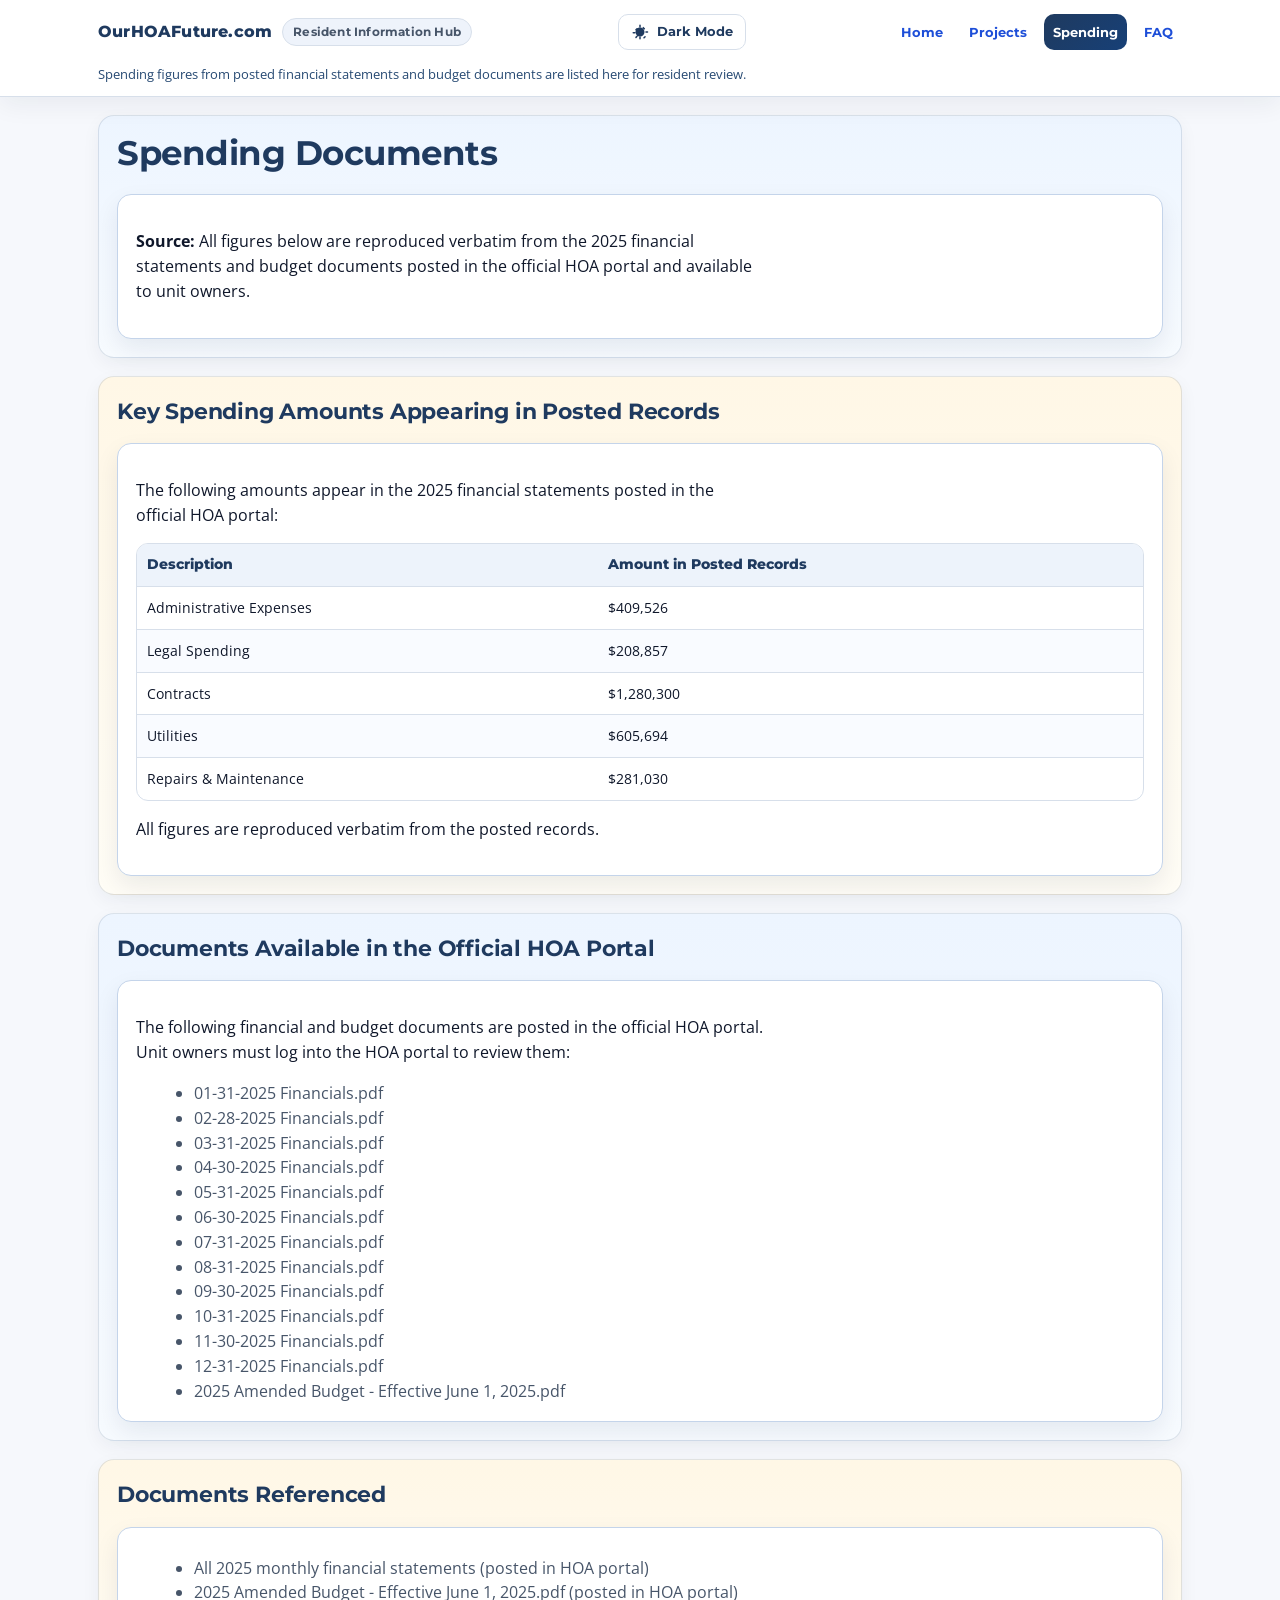
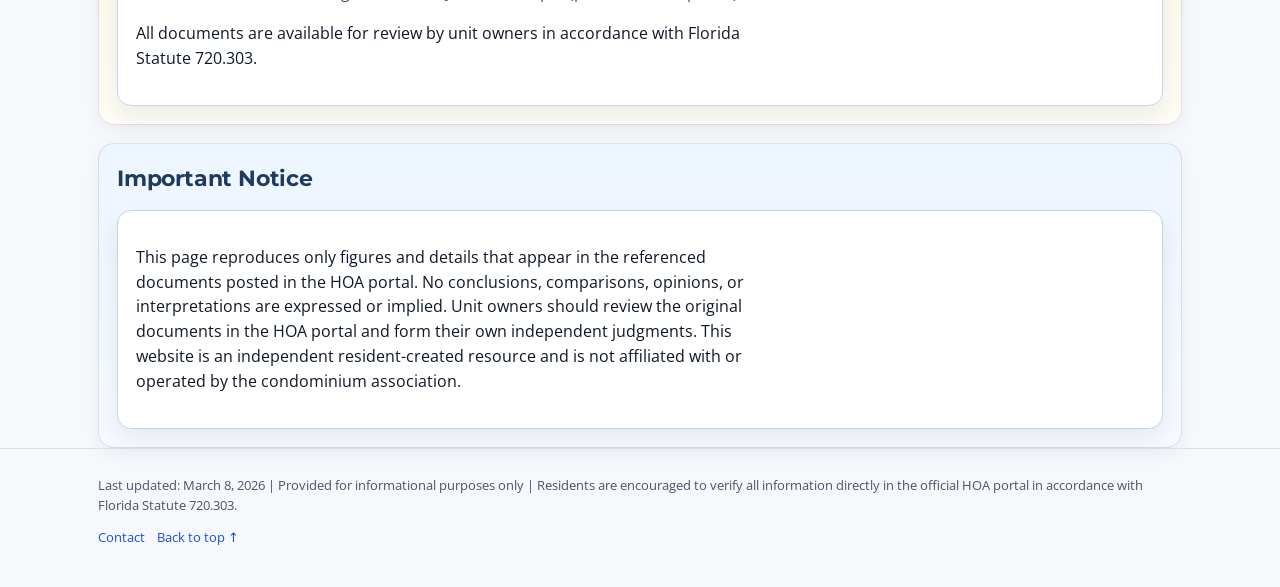
<file: pages/spending.html>
<!doctype html>
<html lang="en">
<head>
  <meta charset="utf-8" />
  <meta name="viewport" content="width=device-width, initial-scale=1" />
  <title>Spending Documents | Our HOA Future</title>
  <meta name="description" content="Spending figures reproduced from 2025 financial statements and budget documents posted in the HOA portal." />
  <link rel="stylesheet" href="../assets/css/site.css" />
</head>
<body id="top">
<header>
  <div class="wrap">
    <div class="topbar">
      <div class="brand">
        OurHOAFuture.com
        <span class="badge">Resident Information Hub</span>
      </div>
      <nav>
        <a href="../index.html">Home</a>
        <a href="projects.html">Projects</a>
        <a class="active" href="spending.html">Spending</a>
        <a href="faq.html">FAQ</a>
      </nav>
    </div>
    <div class="context-ribbon">Spending figures from posted financial statements and budget documents are listed here for resident review.</div>
  </div>
</header>

<main class="wrap">
  <section>
    <div class="section-title">
      <h1>Spending Documents</h1>
    </div>
    <div class="card">
      <p><strong>Source:</strong> All figures below are reproduced verbatim from the 2025 financial statements and budget documents posted in the official HOA portal and available to unit owners.</p>
    </div>
  </section>

  <section>
    <div class="section-title">
      <h2>Key Spending Amounts Appearing in Posted Records</h2>
    </div>
    <div class="card table-wrap">
      <p>The following amounts appear in the 2025 financial statements posted in the official HOA portal:</p>
      <table>
        <thead>
          <tr><th>Description</th><th>Amount in Posted Records</th></tr>
        </thead>
        <tbody>
          <tr><td>Administrative Expenses</td><td>$409,526</td></tr>
          <tr><td>Legal Spending</td><td>$208,857</td></tr>
          <tr><td>Contracts</td><td>$1,280,300</td></tr>
          <tr><td>Utilities</td><td>$605,694</td></tr>
          <tr><td>Repairs &amp; Maintenance</td><td>$281,030</td></tr>
        </tbody>
      </table>
      <p>All figures are reproduced verbatim from the posted records.</p>
    </div>
  </section>

  <section>
    <div class="section-title">
      <h2>Documents Available in the Official HOA Portal</h2>
    </div>
    <div class="card">
      <p>The following financial and budget documents are posted in the official HOA portal. Unit owners must log into the HOA portal to review them:</p>
      <ul>
        <li>01-31-2025 Financials.pdf</li>
        <li>02-28-2025 Financials.pdf</li>
        <li>03-31-2025 Financials.pdf</li>
        <li>04-30-2025 Financials.pdf</li>
        <li>05-31-2025 Financials.pdf</li>
        <li>06-30-2025 Financials.pdf</li>
        <li>07-31-2025 Financials.pdf</li>
        <li>08-31-2025 Financials.pdf</li>
        <li>09-30-2025 Financials.pdf</li>
        <li>10-31-2025 Financials.pdf</li>
        <li>11-30-2025 Financials.pdf</li>
        <li>12-31-2025 Financials.pdf</li>
        <li>2025 Amended Budget - Effective June 1, 2025.pdf</li>
      </ul>
    </div>
  </section>

  <section>
    <div class="section-title">
      <h2>Documents Referenced</h2>
    </div>
    <div class="card">
      <ul>
        <li>All 2025 monthly financial statements (posted in HOA portal)</li>
        <li>2025 Amended Budget - Effective June 1, 2025.pdf (posted in HOA portal)</li>
      </ul>
      <p>All documents are available for review by unit owners in accordance with Florida Statute 720.303.</p>
    </div>
  </section>

  <section>
    <div class="section-title">
      <h2>Important Notice</h2>
    </div>
    <div class="card">
      <p>This page reproduces only figures and details that appear in the referenced documents posted in the HOA portal. No conclusions, comparisons, opinions, or interpretations are expressed or implied. Unit owners should review the original documents in the HOA portal and form their own independent judgments. This website is an independent resident-created resource and is not affiliated with or operated by the condominium association.</p>
    </div>
  </section>
</main>

<footer>
  <div class="wrap">
    <div class="footer-row">
      <div>Last updated: March 8, 2026 | Provided for informational purposes only | Residents are encouraged to verify all information directly in the official HOA portal in accordance with Florida Statute 720.303.</div>
      <div class="footer-links">
        <a href="contact.html">Contact</a>
        <a href="#top">Back to top &uarr;</a>
      </div>
    </div>
  </div>
  <script src="../assets/js/site.js"></script>
</footer>
</body>
</html>
</file>
<file: assets/css/site.css>
@import url("https://fonts.googleapis.com/css2?family=Montserrat:wght@600;700;800&family=Open+Sans:wght@400;600;700&display=swap");

:root{
  --bg:#F6F8FC;
  --surface:#FFFFFF;
  --surface-2:#EEF3FB;
  --text:#0F172A;
  --muted:#475569;
  --border:#D7DFEA;
  --primary:#1f3a5f;
  --primary-2:#2a4d7c;
  --accent:#C9A227;
  --danger:#B42318;
  --link:#1D4ED8;
  --navy:var(--primary);
  --slate:#2E4A6B;
  --teal:#0F766E;
  --cyan:#0EA5E9;
  --amber:#C58B00;
  --sky:#EAF2FB;
  --soft-blue:#F3F8FF;
  --warm:#FFF9EC;
  --ink:var(--text);
  --panel:var(--surface-2);
  --radius:14px;
  --shadow:0 10px 25px rgba(11,31,59,.08);
  --max:1120px;
}
html[data-theme="dark"]{
  --bg:#0b1220;
  --surface:#10192b;
  --surface-2:#162238;
  --text:#e5edf8;
  --muted:#a7b7cf;
  --border:#2b3b55;
  --primary:#8bb8ff;
  --primary-2:#6998e6;
  --accent:#d9b14b;
  --danger:#ff8b7d;
  --link:#8bb8ff;
  --navy:#8bb8ff;
  --slate:#b4c8e6;
  --teal:#6fd6c9;
  --cyan:#62c7ff;
  --amber:#d9b14b;
  --sky:#10192b;
  --soft-blue:#19263d;
  --warm:#211b12;
  --ink:var(--text);
  --panel:var(--surface-2);
  --shadow:0 16px 34px rgba(0,0,0,.35);
}
html[data-theme="dark"] body{
  color-scheme:dark;
}
*{box-sizing:border-box}
body{
  margin:0;
  font-family:"Open Sans",Lato,ui-sans-serif,system-ui,-apple-system,"Segoe UI",Roboto,Arial,"Helvetica Neue",Helvetica,sans-serif;
  color:var(--text);
  background:var(--bg);
  line-height:1.55;
  overflow-x:hidden;
}
a{color:var(--link);text-decoration:none}
a:hover{color:var(--teal);text-decoration:underline}
header{
  position:sticky;
  top:0;
  z-index:50;
  background:rgba(255,255,255,.97);
  backdrop-filter:blur(8px);
  border-bottom:1px solid var(--border);
  box-shadow:0 8px 24px rgba(11,31,59,.06);
}
html[data-theme="dark"] header{
  background:rgba(11,18,32,.96);
  box-shadow:0 8px 24px rgba(0,0,0,.35);
}
.wrap{max-width:var(--max);margin:0 auto;padding:0 18px}
.topbar{
  display:flex;
  align-items:center;
  justify-content:space-between;
  gap:14px;
  padding:14px 0;
}
.brand{
  display:flex;
  align-items:center;
  gap:10px;
  font-family:"Montserrat",ui-sans-serif,system-ui,sans-serif;
  font-weight:800;
  letter-spacing:.2px;
  color:var(--navy);
  white-space:nowrap;
}
.badge{
  font-size:12px;
  font-weight:700;
  padding:4px 10px;
  border:1px solid var(--border);
  border-radius:999px;
  color:var(--muted);
  background:var(--panel);
}
.context-ribbon{
  font-size:13px;
  color:#274a73;
  padding:0 0 12px;
}
html[data-theme="dark"] .context-ribbon{
  color:#9fb6d8;
}
nav{
  display:flex;
  gap:8px;
  flex-wrap:wrap;
  justify-content:flex-end;
  font-family:"Montserrat",ui-sans-serif,system-ui,sans-serif;
  font-size:13px;
  font-weight:700;
}
.mobile-nav-toggle{
  display:none;
  border:1px solid var(--border);
  background:var(--surface);
  color:var(--primary);
  border-radius:10px;
  padding:8px 10px;
  font-weight:700;
  font-family:"Montserrat",ui-sans-serif,system-ui,sans-serif;
}
.mobile-nav-toggle:hover{background:var(--surface-2)}
.mobile-nav-toggle:focus-visible{
  outline:3px solid rgba(29,78,216,.35);
  outline-offset:2px;
}
.theme-toggle{
  border:1px solid var(--border);
  background:var(--surface);
  color:var(--primary);
  border-radius:10px;
  padding:8px 12px;
  font-weight:700;
  font-family:"Montserrat",ui-sans-serif,system-ui,sans-serif;
  cursor:pointer;
  display:inline-flex;
  align-items:center;
  gap:8px;
}
.theme-toggle:hover{background:var(--surface-2)}
.theme-toggle:focus-visible{
  outline:3px solid rgba(29,78,216,.35);
  outline-offset:2px;
}
.theme-toggle-icon{
  display:inline-flex;
  align-items:center;
  justify-content:center;
  width:18px;
  height:18px;
  flex:0 0 auto;
}
.theme-toggle-icon svg{
  width:18px;
  height:18px;
  display:block;
  fill:currentColor;
}
.theme-toggle-label{
  line-height:1;
}
html[data-theme="dark"] .theme-toggle{
  background:#132036;
  color:#f3f7ff;
  border-color:#39506f;
}
html[data-theme="dark"] .theme-toggle:hover{
  background:#1a2a43;
}
nav a{padding:8px 9px;border-radius:10px}
nav a:hover{background:var(--soft-blue);text-decoration:none}
nav a.active{background:linear-gradient(135deg,var(--navy),#174077);color:#fff}
main{padding:42px 0 28px}
main.home-main > section{
  margin-top:60px;
}
main > section{
  margin-top:18px;
  padding:18px;
  border-radius:16px;
  border:1px solid rgba(46,74,107,.14);
  box-shadow:0 6px 18px rgba(11,31,59,.05);
}
main > section:nth-of-type(odd){background:linear-gradient(180deg,#edf5ff,#f7fbff)}
main > section:nth-of-type(even){background:linear-gradient(180deg,#fff7e6,#fffdf6)}
html[data-theme="dark"] main > section:nth-of-type(odd){background:linear-gradient(180deg,#10192b,#0d1627)}
html[data-theme="dark"] main > section:nth-of-type(even){background:linear-gradient(180deg,#161d2c,#111827)}
.hero{padding-bottom:20px}
.hero-grid{display:grid;grid-template-columns:1.3fr .7fr;gap:18px;align-items:stretch}
.about-grid{display:grid;grid-template-columns:1.2fr .8fr;gap:18px;align-items:stretch}
.stack{display:grid;gap:14px}
.card{
  background:var(--surface);
  border:1px solid #c4d4ea;
  border-radius:var(--radius);
  box-shadow:var(--shadow);
  padding:18px;
}
html[data-theme="dark"] .card{
  border-color:var(--border);
}
h1,h2,h3,th,.btn{
  font-family:"Montserrat",ui-sans-serif,system-ui,sans-serif;
}
h1{margin:0 0 8px;font-size:34px;line-height:1.12;color:var(--navy);letter-spacing:-.5px}
h2{margin:0;font-size:22px;color:var(--navy);letter-spacing:-.2px}
h3{margin:0 0 8px;color:var(--navy);font-size:16px}
.subhead{font-size:16px;color:var(--muted);margin:0 0 14px}
.tagline{display:inline-flex;gap:10px;flex-wrap:wrap;font-weight:800;color:var(--navy);margin:0 0 12px}
.tagline span{
  padding:6px 10px;
  border-radius:999px;
  border:1px solid #cfe0f5;
  background:linear-gradient(180deg,#ffffff,#f6fbff);
}
html[data-theme="dark"] .tagline span{
  border-color:var(--border);
  background:linear-gradient(180deg,#142033,#10192b);
}
.cta-row{display:flex;gap:10px;flex-wrap:wrap;margin-top:14px}
.btn{
  display:inline-flex;
  align-items:center;
  justify-content:center;
  padding:10px 14px;
  border-radius:12px;
  border:1px solid var(--border);
  background:var(--surface);
  color:var(--navy);
  font-weight:800;
  font-size:14px;
}
.btn.primary{
  background:linear-gradient(135deg,var(--navy),#174077);
  color:#fff;
  border-color:#163a68;
}
.btn-primary{
  background:linear-gradient(135deg,var(--navy),#174077);
  color:#fff;
  border-color:#163a68;
}
.btn-secondary{
  background:var(--surface);
  color:var(--navy);
  border-color:#163a68;
}
.btn-secondary:hover{background:#eef4ff;text-decoration:none}
.btn-accent{
  background:linear-gradient(180deg,#d4ad3c,#bb962b);
  color:#10233f;
  border-color:#b28f27;
}
.btn-accent:hover{opacity:.95;text-decoration:none}
.btn.primary:hover{opacity:.95;text-decoration:none}
.btn-primary:hover{opacity:.95;text-decoration:none}
.btn:hover{background:#f7fbff;text-decoration:none;border-color:#bcd1ea}
.btn-primary:hover,.btn-primary:active,.btn-primary:disabled{
  background:linear-gradient(135deg,var(--navy),#174077);
  color:#fff;
  border-color:#163a68;
}
html[data-theme="dark"] .btn:hover,
html[data-theme="dark"] .btn-secondary:hover{
  background:#19263d;
  border-color:#496487;
}
p{max-width:70ch}
.panel{border-radius:16px}
a:focus-visible,
button:focus-visible,
input:focus-visible,
select:focus-visible,
summary:focus-visible{
  outline:3px solid rgba(29,78,216,.35);
  outline-offset:2px;
}
.profile-card{padding:14px}
.profile-photo{
  width:100%;
  border-radius:12px;
  border:1px solid var(--border);
  display:block;
  object-fit:cover;
  aspect-ratio:4/3;
}
.profile-caption{margin-top:10px;font-size:13px;color:var(--muted)}
.qrbox{display:flex;flex-direction:column;justify-content:space-between;gap:10px}
.qr{
  width:100%;
  aspect-ratio:1/1;
  border:1px dashed #cfd8e6;
  border-radius:12px;
  background:#fff;
  display:flex;
  align-items:center;
  justify-content:center;
  overflow:hidden;
}
.qr img{width:100%;height:100%;object-fit:contain}
.small{font-size:13px;color:var(--muted)}
.section-title{display:flex;align-items:baseline;justify-content:space-between;gap:12px;margin-bottom:14px}
.hint{font-size:13px;color:#3e6289;font-weight:600}
.grid{display:grid;grid-template-columns:repeat(12,1fr);gap:14px}
.col-4{grid-column:span 4}
.col-6{grid-column:span 6}
.col-8{grid-column:span 8}
.col-12{grid-column:span 12}
.tile{background:#fff;border:1px solid var(--border);border-radius:var(--radius);padding:16px}
.tile{
  border-top:4px solid #93b5dc;
  transition:transform .18s ease, box-shadow .18s ease, border-top-color .18s ease;
}
.grid .tile:nth-child(3n+1){border-top-color:#2e5f97}
.grid .tile:nth-child(3n+2){border-top-color:#0f766e}
.grid .tile:nth-child(3n+3){border-top-color:#b07d00}
.tile:hover{
  transform:translateY(-2px);
  box-shadow:0 12px 24px rgba(11,31,59,.14);
}
.tile p{margin:0;color:var(--muted);font-size:14px}
.tile .link{margin-top:10px;display:inline-block;font-weight:800}
ul{margin:10px 0 0 18px;color:var(--muted)}
.callout{
  border-left:4px solid var(--accent);
  padding:12px 14px;
  background:linear-gradient(180deg,#fff,#fffdf8);
  border-radius:12px;
  border:1px solid #ecdca6;
}
html[data-theme="dark"] .callout{
  background:linear-gradient(180deg,#1a2130,#141b29);
  border-color:#6d5a26;
}
.placeholder{
  margin-top:10px;
  height:220px;
  border:1px dashed #cfd8e6;
  border-radius:12px;
  background:#fff;
  display:flex;
  align-items:center;
  justify-content:center;
  color:var(--muted);
  font-weight:700;
}
table{
  width:100%;
  border-collapse:separate;
  border-spacing:0;
  border:1px solid var(--border);
  border-radius:12px;
  background:var(--surface);
  font-size:14px;
  overflow:hidden;
}
th,td{padding:10px;border-bottom:1px solid var(--border);vertical-align:top}
th{text-align:left;color:var(--navy);background:#edf3fb;font-weight:800}
tbody tr:nth-child(even){background:#f9fbff}
tbody tr:hover{background:#edf5ff}
html[data-theme="dark"] th{background:#172338}
html[data-theme="dark"] tbody tr:nth-child(even){background:#122033}
html[data-theme="dark"] tbody tr:hover{background:#19263d}
html[data-theme="dark"] td{
  color:#dbe7f7;
}
.num{text-align:right;white-space:nowrap}
tr:last-child td{border-bottom:none}
tfoot td{font-weight:700}
.data-status{margin:10px 0 0;color:var(--muted);font-size:13px}
.toolbar{display:flex;gap:10px;flex-wrap:wrap;align-items:center;margin-bottom:12px}
.search-input,.sort-select{
  padding:8px 10px;
  border:1px solid var(--border);
  border-radius:10px;
  background:#fff;
  color:var(--ink);
}
html[data-theme="dark"] .search-input,
html[data-theme="dark"] .sort-select{
  background:#0f1828;
}
.search-input{min-width:260px;max-width:100%}
.toggle-row{display:flex;align-items:center;gap:6px;font-size:13px;color:var(--muted)}
.summary-grid{display:grid;grid-template-columns:repeat(3,1fr);gap:14px}
.summary-card{background:#fff;border:1px solid var(--border);border-radius:12px;padding:14px}
.summary-card{
  border-left:5px solid #2e5f97;
  background:linear-gradient(180deg,#ffffff,#f7fbff);
}
html[data-theme="dark"] .summary-card{
  background:linear-gradient(180deg,#132036,#10192b);
}
.summary-grid .summary-card:nth-child(2){border-left-color:#0f766e}
.summary-grid .summary-card:nth-child(3){border-left-color:#b07d00}
.summary-label{font-size:12px;font-weight:700;color:var(--muted);text-transform:uppercase;letter-spacing:.3px}
.summary-value{margin-top:6px;font-weight:800;color:var(--navy);font-size:24px;line-height:1.2}
.summary-meta{margin-top:6px;font-size:13px;color:var(--muted)}
.table-scroll{overflow-x:auto}
.table-wrap{overflow-x:auto}
.chip-group{display:flex;gap:8px;flex-wrap:wrap;margin-bottom:12px}
.chip{
  border:1px solid var(--border);
  background:#fff;
  color:var(--slate);
  border-radius:999px;
  padding:7px 12px;
  font-size:13px;
  font-weight:700;
  cursor:pointer;
}
.chip.active{background:var(--navy);border-color:var(--navy);color:#fff}
.project-subnav{
  display:flex;
  gap:8px;
  flex-wrap:wrap;
  margin:10px 0 18px;
}
.project-subnav a{
  display:inline-flex;
  align-items:center;
  border:1px solid var(--border);
  background:#fff;
  color:var(--slate);
  border-radius:999px;
  padding:7px 12px;
  font-size:13px;
  font-weight:700;
  text-decoration:none;
}
.project-subnav a:hover{
  background:#eef4ff;
  color:var(--navy);
}
.project-subnav a.active{
  background:var(--navy);
  border-color:var(--navy);
  color:#fff;
}
.charts-grid{display:grid;grid-template-columns:repeat(3,1fr);gap:14px}
.latest-updates{display:grid;grid-template-columns:repeat(3,1fr);gap:14px}
.latest-item{
  background:linear-gradient(180deg,#ffffff,#f1f7ff);
  border:1px solid #bfd2ea;
  border-radius:12px;
  padding:14px;
}
html[data-theme="dark"] .latest-item{
  background:linear-gradient(180deg,#132036,#10192b);
  border-color:var(--border);
}
.muted{color:var(--muted)}
.priority-grid{display:grid;grid-template-columns:repeat(3,1fr);gap:14px}
.priority-item{
  background:var(--surface);
  border:1px solid var(--border);
  border-radius:12px;
  padding:14px;
  display:flex;
  gap:10px;
  align-items:flex-start;
}
.priority-marker{
  width:10px;
  height:10px;
  margin-top:6px;
  border-radius:999px;
  background:var(--accent);
  flex:0 0 auto;
}
.cost-bars{margin-top:12px;display:grid;gap:10px}
.bar-row{display:grid;grid-template-columns:170px 1fr auto;align-items:center;gap:10px}
.bar-label{font-size:14px;font-weight:700;color:var(--navy)}
.bar-track{height:14px;background:#e8edf5;border-radius:999px;overflow:hidden}
html[data-theme="dark"] .bar-track{background:#1a2740}
.bar-fill{height:100%;background:linear-gradient(90deg,var(--slate),var(--navy));border-radius:999px}
.bar-value{font-weight:700;color:var(--navy);font-size:13px}
.garage-gallery{display:grid;grid-template-columns:repeat(3,1fr);gap:14px}
.gallery-item{margin:0}
.gallery-item{position:relative}
.gallery-item img{
  width:100%;
  border-radius:10px;
  display:block;
  border:1px solid #c7d8ec;
}
.gallery-item figcaption{margin-top:8px;font-size:13px;color:var(--muted)}
.document-figure{margin:0}
.document-figure img{
  width:100%;
  border-radius:10px;
  display:block;
  border:1px solid #c7d8ec;
  background:#fff;
}
html[data-theme="dark"] .gallery-item img,
html[data-theme="dark"] .document-figure img{
  border-color:var(--border);
  background:#0f1828;
}
.document-figure figcaption{margin-top:8px;font-size:13px;color:var(--muted)}
.cost-markup{
  position:absolute;
  top:18px;
  right:18px;
  background:rgba(180,35,24,.95);
  color:#fff;
  font-weight:800;
  font-size:30px;
  line-height:1;
  padding:10px 12px;
  border-radius:10px;
  box-shadow:0 8px 20px rgba(0,0,0,.25);
}
#garageCostChart{width:100%;height:320px !important;max-height:320px}
footer{padding:26px 0 40px;border-top:1px solid var(--border);color:var(--muted);font-size:13px}
.footer-row{display:flex;gap:12px;flex-wrap:wrap;align-items:center;justify-content:space-between}
.footer-links{display:flex;gap:12px;align-items:center}
/* Contact form */
.contact-form{display:grid;gap:16px;margin-top:14px}
.form-group{display:grid;gap:4px}
.form-group label{
  font-family:"Montserrat",ui-sans-serif,system-ui,sans-serif;
  font-weight:700;
  font-size:14px;
  color:var(--navy);
}
.required{color:var(--danger)}
.form-group input,
.form-group select,
.form-group textarea{
  padding:10px 12px;
  border:1px solid var(--border);
  border-radius:10px;
  background:#fff;
  color:var(--ink);
  font-family:inherit;
  font-size:15px;
  line-height:1.5;
}
.form-group textarea{resize:vertical;min-height:120px}
.form-group input:focus,
.form-group select:focus,
.form-group textarea:focus{
  border-color:var(--primary);
  outline:3px solid rgba(29,78,216,.15);
  outline-offset:0;
}
html[data-theme="dark"] .form-group input,
html[data-theme="dark"] .form-group select,
html[data-theme="dark"] .form-group textarea{
  background:#0f1828;
  border-color:#2b3b55;
}
.g-recaptcha{
  overflow:hidden;
}
.g-recaptcha iframe{
  color-scheme:light;
}
html[data-theme="dark"] .g-recaptcha iframe{
  color-scheme:dark;
}
.contact-submit{
  justify-self:start;
  padding:12px 28px;
  font-size:15px;
  cursor:pointer;
}
.contact-submit:disabled{opacity:.6;cursor:not-allowed}
.form-status{
  padding:12px 14px;
  border-radius:10px;
  font-size:14px;
  font-weight:600;
}
.form-status.success{
  background:#ecfdf5;
  border:1px solid #6ee7b7;
  color:#065f46;
}
.form-status.error{
  background:#fef2f2;
  border:1px solid #fca5a5;
  color:#991b1b;
}
html[data-theme="dark"] .form-status.success{
  background:#052e16;
  border-color:#166534;
  color:#86efac;
}
html[data-theme="dark"] .form-status.error{
  background:#450a0a;
  border-color:#991b1b;
  color:#fca5a5;
}
.contact-fallback{
  margin-top:18px;
  padding-top:18px;
  border-top:1px solid var(--border);
}
@media (max-width:900px){
  .hero-grid,.about-grid{grid-template-columns:1fr}
  .summary-grid,.charts-grid,.latest-updates{grid-template-columns:1fr}
  .priority-grid{grid-template-columns:repeat(2,1fr)}
  .garage-gallery{grid-template-columns:repeat(2,1fr)}
  .col-4,.col-6,.col-8{grid-column:span 12}
  nav{justify-content:flex-start}
  .brand{white-space:normal}
}
@media (max-width:700px){
  .wrap{padding:0 14px}
  main{padding:28px 0 20px}
  header{
    position:static;
  }
  .topbar{
    flex-direction:column;
    align-items:flex-start;
    gap:10px;
    padding:10px 0;
  }
  .brand{
    width:100%;
    font-size:18px;
  }
  .mobile-nav-toggle{
    display:inline-flex;
    align-items:center;
    gap:6px;
  }
  nav{
    display:none;
    width:100%;
    flex-direction:column;
    align-items:stretch;
    gap:6px;
    padding-bottom:2px;
  }
  header.nav-open nav{
    display:flex;
  }
  nav a{
    white-space:normal;
    font-size:12px;
    padding:9px 10px;
    border:1px solid var(--border);
    background:var(--surface);
  }
  .context-ribbon{font-size:12px;padding-bottom:10px}
  h1{font-size:28px}
  h2{font-size:20px}
  .subhead{font-size:15px}
  .tagline span{font-size:12px;padding:5px 9px}
  .cta-row{display:grid;grid-template-columns:1fr;gap:8px}
  .cta-row .btn{width:100%}
  .section-title{
    flex-direction:column;
    align-items:flex-start;
    gap:4px;
  }
  .card,.tile{padding:14px}
  .toolbar{
    flex-direction:column;
    align-items:stretch;
  }
  .search-input,.sort-select{
    width:100%;
    min-width:0;
  }
  .summary-value{font-size:22px}
  .placeholder{height:180px}
  table{font-size:13px}
  th,td{padding:8px}
  .latest-item h3{font-size:15px}
  .priority-grid{grid-template-columns:1fr}
  .bar-row{grid-template-columns:1fr}
  .garage-gallery{grid-template-columns:1fr}
  .cost-markup{
    font-size:24px;
    top:14px;
    right:14px;
  }
  #garageCostChart{height:260px !important;max-height:260px}
  .contact-submit{width:100%;justify-self:stretch}
  .footer-row{justify-content:flex-start}
  .footer-links{width:100%;justify-content:flex-start}
}
@media (max-width:480px){
  .wrap{padding:0 12px}
  .brand{font-size:17px}
  nav a{font-size:11px;padding:6px 8px}
  h1{font-size:24px}
  h2{font-size:18px}
  .card,.tile,.summary-card,.latest-item{padding:12px}
  .search-input,.sort-select{font-size:14px}
  table{font-size:12px}
  th,td{padding:7px}
}
</file>
